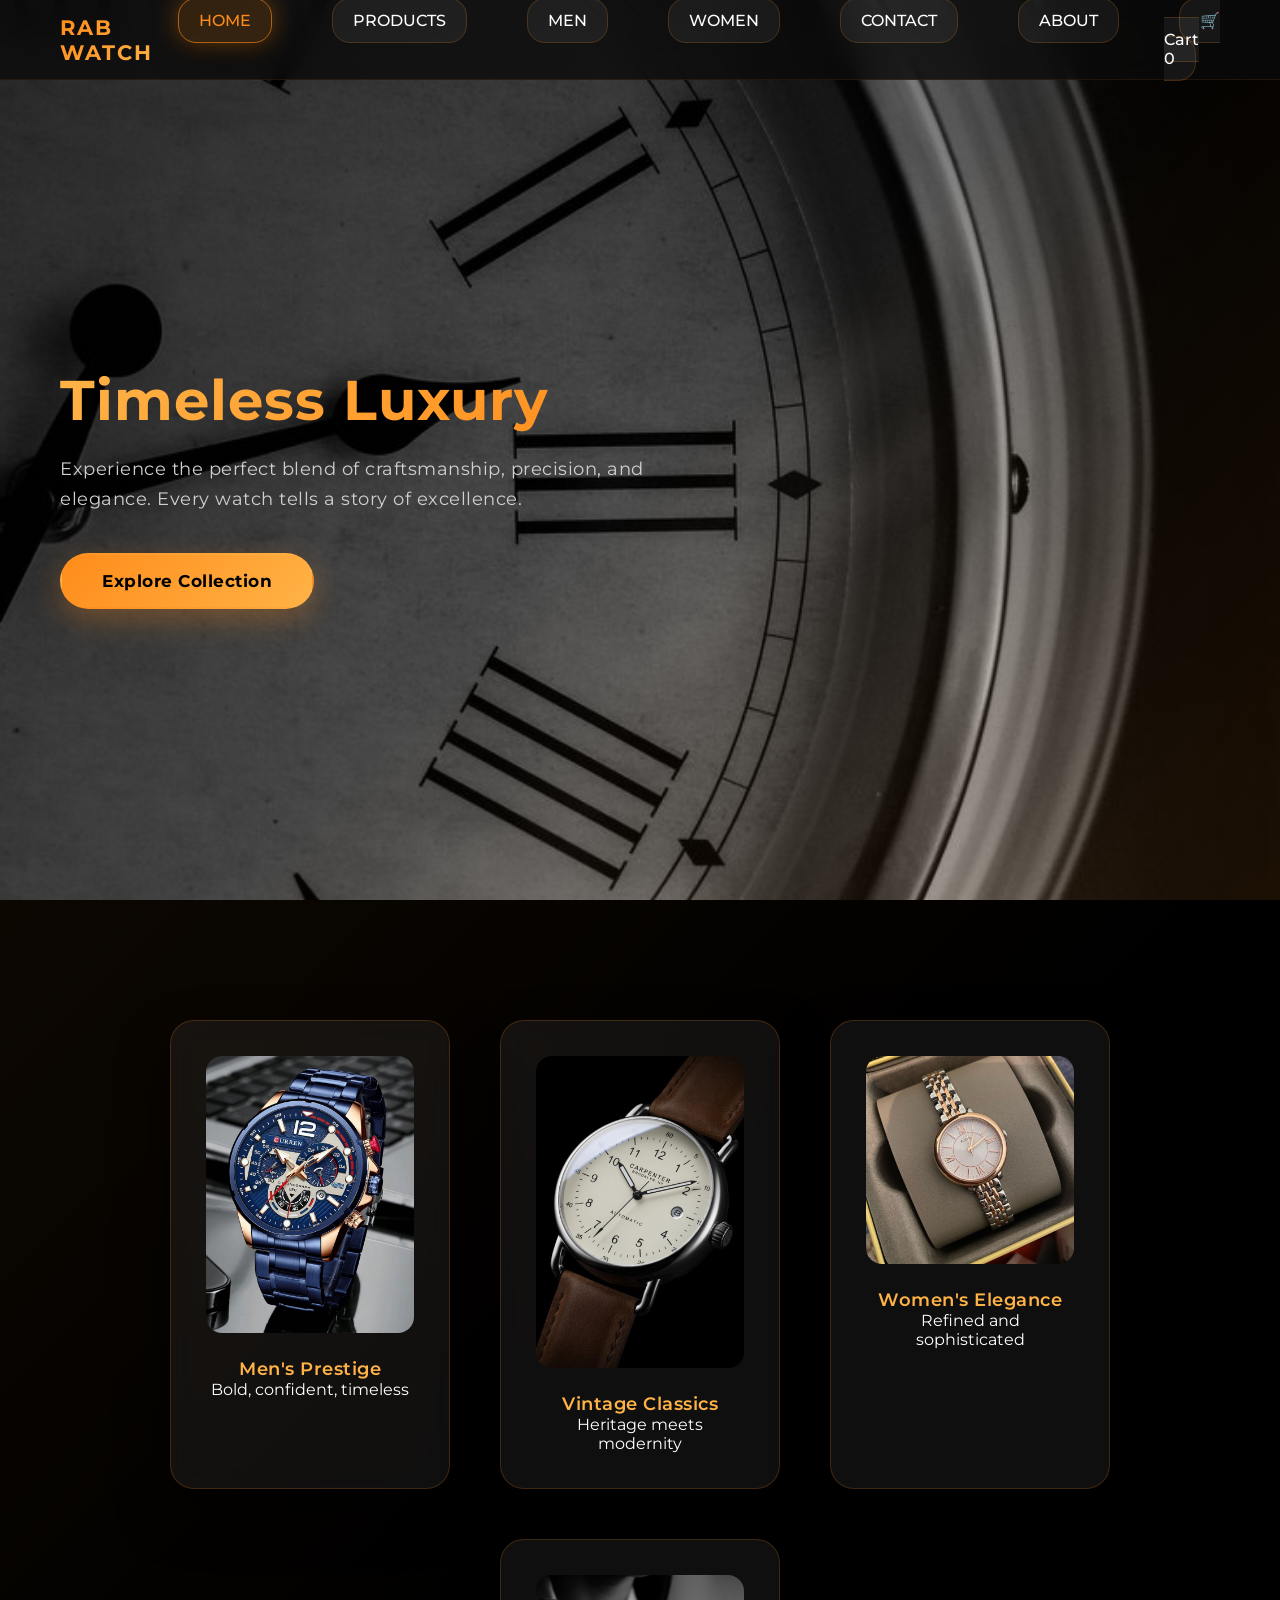
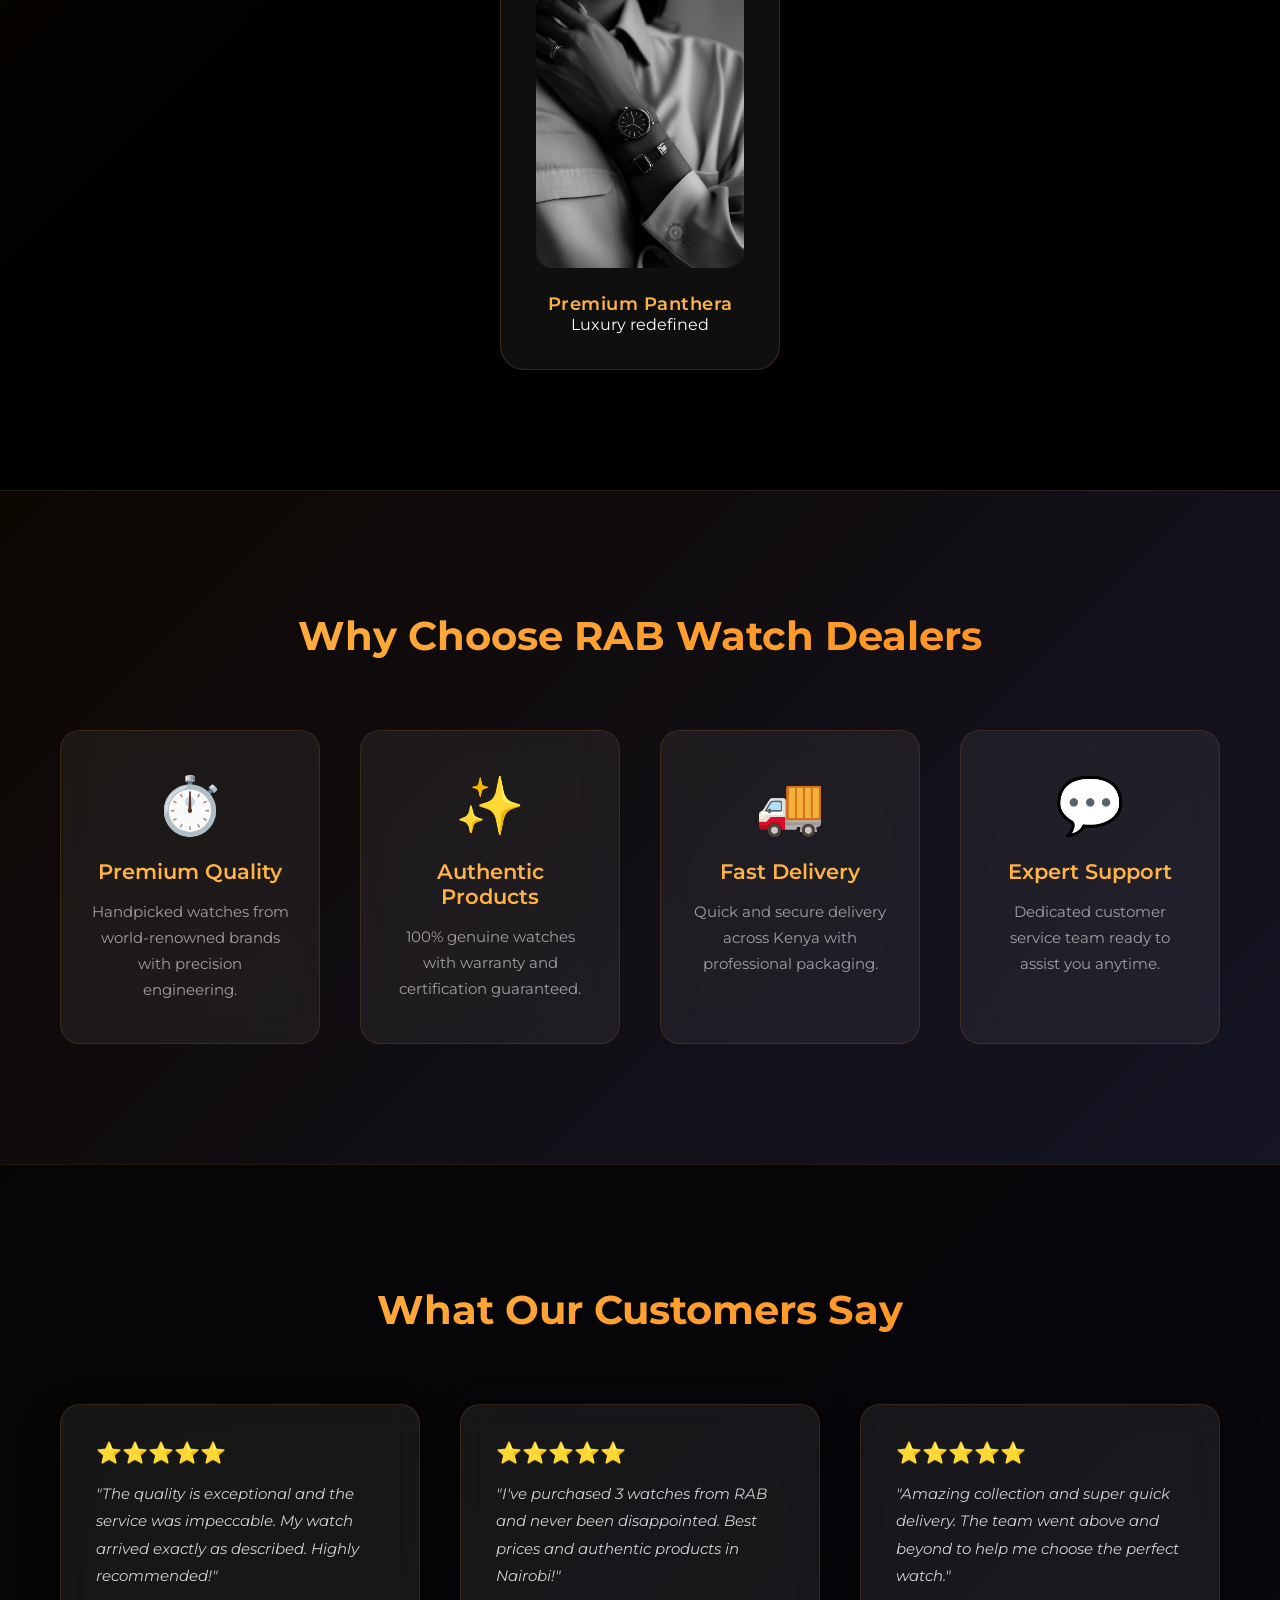
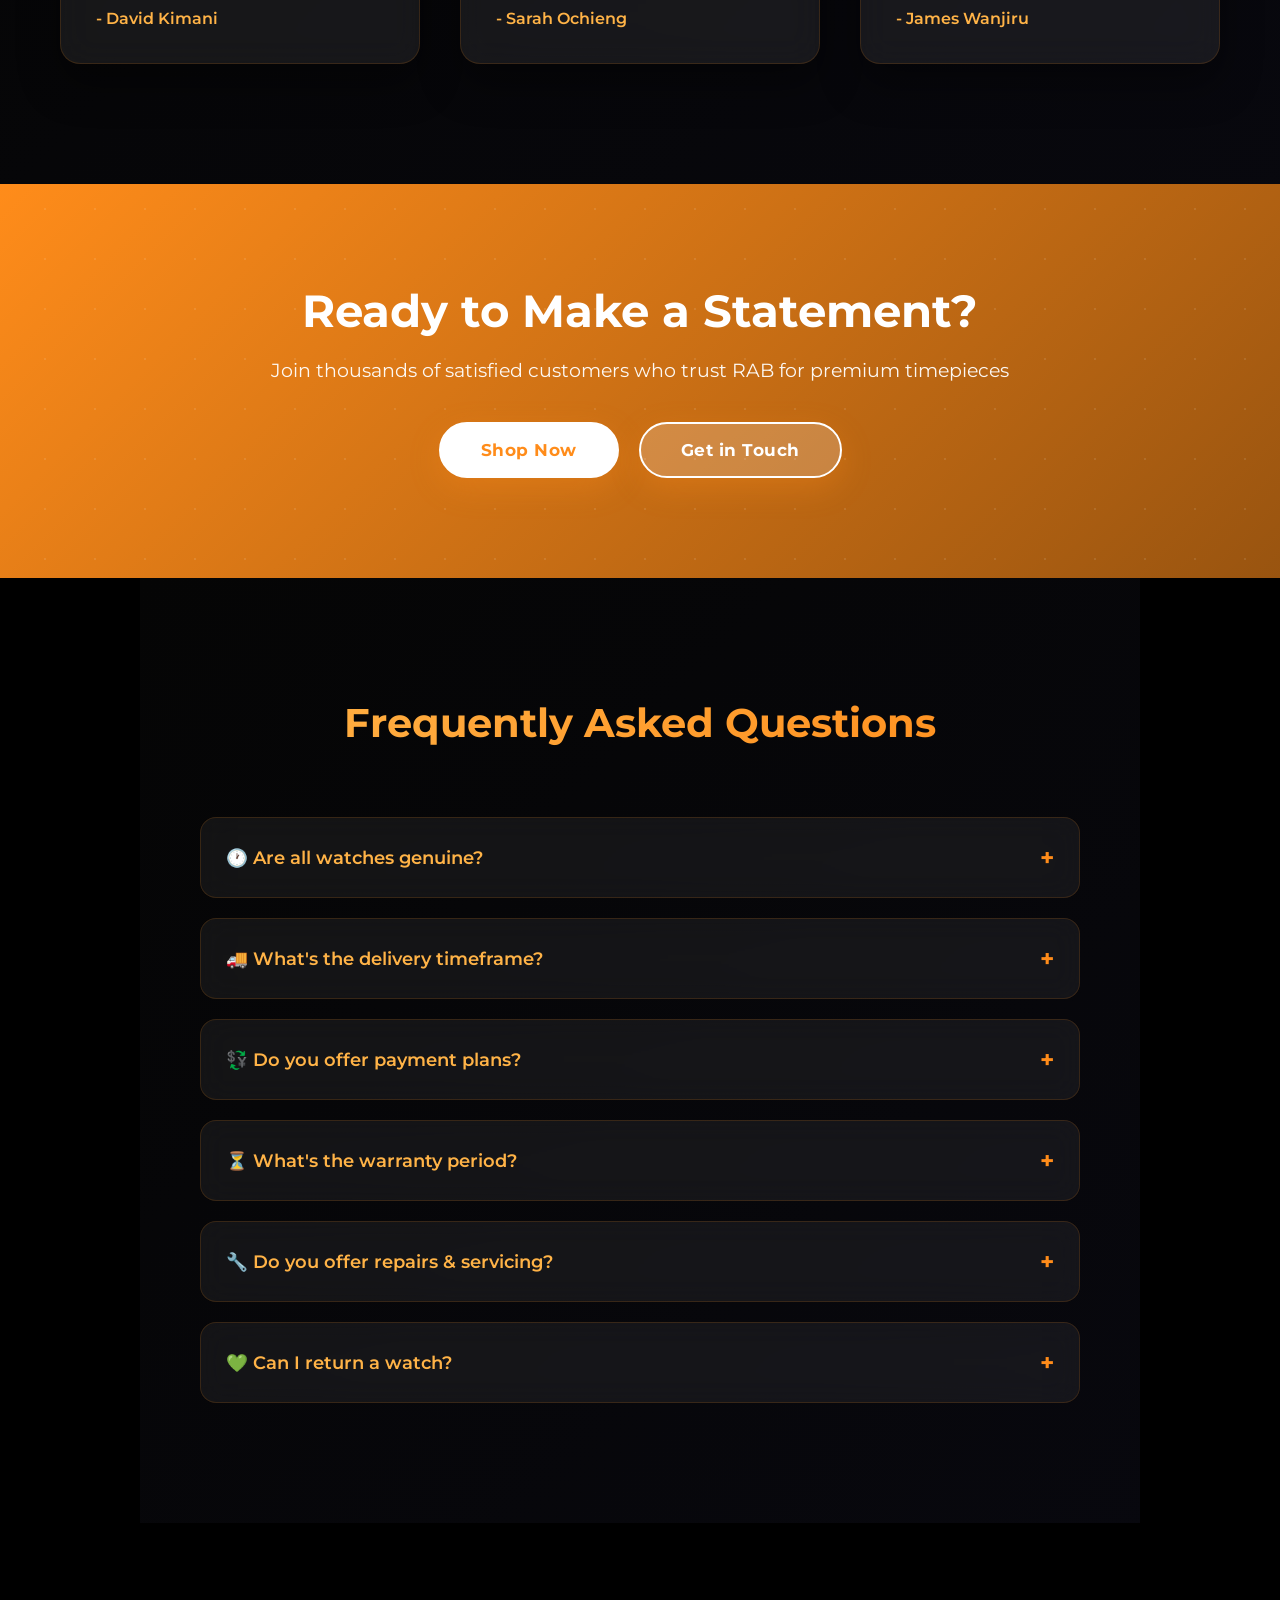
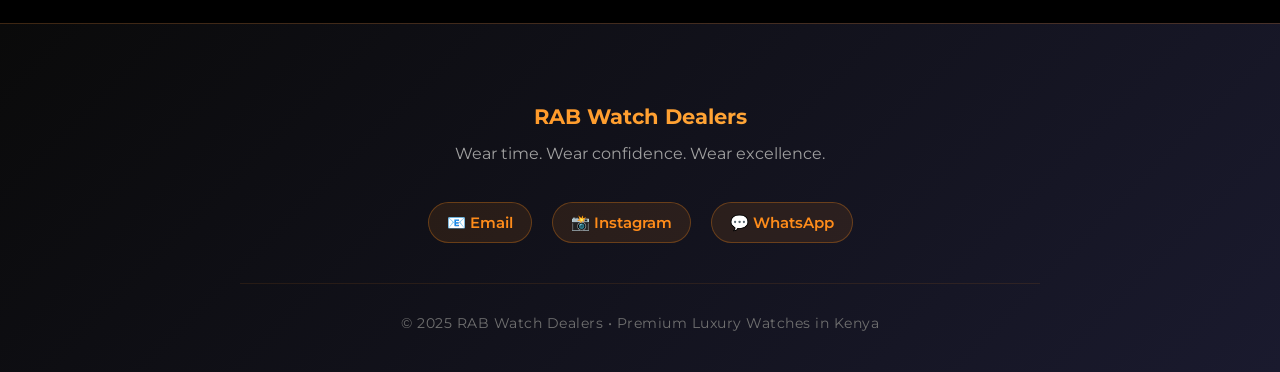
<file: index.html>
<!DOCTYPE html>
<html lang="en">
<head>
  <meta charset="UTF-8">
  <meta name="viewport" content="width=device-width, initial-scale=1.0">
  <title>RAB Watch Dealers - Premium Luxury Watches</title>
  <link rel="stylesheet" href="style.css">
  <link href="https://fonts.googleapis.com/css2?family=Playfair+Display:wght@500;600;700&family=Montserrat:wght@400;500;600;700&display=swap" rel="stylesheet">
</head>
<body>

  <nav class="navbar" id="navbar">
    <div class="logo">RAB WATCH</div>
    <div class="menu-toggle" id="menuToggle">☰</div>

    <ul class="nav-links" id="navLinks">
      <li><a href="index.html" class="active">HOME</a></li>
      <li><a href="products.html">PRODUCTS</a></li>
      <li><a href="men.html">MEN</a></li>
      <li><a href="women.html">WOMEN</a></li>
      <li><a href="contactus.html">CONTACT</a></li>
      <li><a href="about.html">ABOUT</a></li>
      <li><a href="cart.html">🛒 Cart <span id="cartCount">0</span></a></li>
    </ul>
  </nav>

  <section class="hero" id="home">
    <div class="hero-text fade">
      <h1>Timeless Luxury</h1>
      <p>Experience the perfect blend of craftsmanship, precision, and elegance. Every watch tells a story of excellence.</p>
      <a href="products.html" class="cta-btn">Explore Collection</a>
    </div>
  </section>

  <!-- Featured Collections -->
  <section class="collections" id="collections">
    <div class="collection-card fade">
      <img src="images/rabcurren.jpg" alt="Men's Premium Collection">
      <h3>Men's Prestige</h3>
      <p>Bold, confident, timeless</p>
    </div>

    <div class="collection-card fade">
      <img src="images/rabCarpenter.jpg" alt="Classic Collection">
      <h3>Vintage Classics</h3>
      <p>Heritage meets modernity</p>
    </div>

    <div class="collection-card fade">
      <img src="images/rabfossil.jpg" alt="Women's Luxury Collection">
      <h3>Women's Elegance</h3>
      <p>Refined and sophisticated</p>
    </div>

    <div class="collection-card fade">
      <img src="images/rabPanthera.jpg" alt="Premium Collection">
      <h3>Premium Panthera</h3>
      <p>Luxury redefined</p>
    </div>
  </section>

  <!-- Why Choose RAB -->
  <section class="why-choose fade">
    <h2>Why Choose RAB Watch Dealers</h2>
    <div class="features-grid">
      <div class="feature-card">
        <div class="feature-icon">⏱️</div>
        <h3>Premium Quality</h3>
        <p>Handpicked watches from world-renowned brands with precision engineering.</p>
      </div>
      <div class="feature-card">
        <div class="feature-icon">✨</div>
        <h3>Authentic Products</h3>
        <p>100% genuine watches with warranty and certification guaranteed.</p>
      </div>
      <div class="feature-card">
        <div class="feature-icon">🚚</div>
        <h3>Fast Delivery</h3>
        <p>Quick and secure delivery across Kenya with professional packaging.</p>
      </div>
      <div class="feature-card">
        <div class="feature-icon">💬</div>
        <h3>Expert Support</h3>
        <p>Dedicated customer service team ready to assist you anytime.</p>
      </div>
    </div>
  </section>

  <!-- Testimonials Section -->
  <section class="testimonials fade">
    <h2>What Our Customers Say</h2>
    <div class="testimonials-grid">
      <div class="testimonial-card">
        <div class="stars">⭐⭐⭐⭐⭐</div>
        <p>"The quality is exceptional and the service was impeccable. My watch arrived exactly as described. Highly recommended!"</p>
        <h4>- David Kimani</h4>
      </div>
      <div class="testimonial-card">
        <div class="stars">⭐⭐⭐⭐⭐</div>
        <p>"I've purchased 3 watches from RAB and never been disappointed. Best prices and authentic products in Nairobi!"</p>
        <h4>- Sarah Ochieng</h4>
      </div>
      <div class="testimonial-card">
        <div class="stars">⭐⭐⭐⭐⭐</div>
        <p>"Amazing collection and super quick delivery. The team went above and beyond to help me choose the perfect watch."</p>
        <h4>- James Wanjiru</h4>
      </div>
    </div>
  </section>

  <!-- Call to Action -->
  <section class="cta-section fade">
    <div class="cta-content">
      <h2>Ready to Make a Statement?</h2>
      <p>Join thousands of satisfied customers who trust RAB for premium timepieces</p>
      <div class="cta-buttons">
        <a href="products.html" class="cta-btn primary">Shop Now</a>
        <a href="contactus.html" class="cta-btn secondary">Get in Touch</a>
      </div>
    </div>
  </section>

  <!-- FAQ Section -->
  <section class="faq-section fade">
    <h2>Frequently Asked Questions</h2>
    <div class="faq-container">
      <div class="faq-item">
        <div class="faq-question">
          <h4>🕐 Are all watches genuine?</h4>
          <span class="faq-toggle">+</span>
        </div>
        <div class="faq-answer">
          <p>Yes! We guarantee 100% authentic watches with proper certification. Each timepiece is carefully inspected before delivery.</p>
        </div>
      </div>

      <div class="faq-item">
        <div class="faq-question">
          <h4>🚚 What's the delivery timeframe?</h4>
          <span class="faq-toggle">+</span>
        </div>
        <div class="faq-answer">
          <p>We deliver across Kenya within 2-5 business days depending on location. Orders are securely packaged and tracked.</p>
        </div>
      </div>

      <div class="faq-item">
        <div class="faq-question">
          <h4>💱 Do you offer payment plans?</h4>
          <span class="faq-toggle">+</span>
        </div>
        <div class="faq-answer">
          <p>Yes, we work with WhatsApp for custom payment arrangements. Contact us for flexible payment options on premium watches.</p>
        </div>
      </div>

      <div class="faq-item">
        <div class="faq-question">
          <h4>⏳ What's the warranty period?</h4>
          <span class="faq-toggle">+</span>
        </div>
        <div class="faq-answer">
          <p>All watches come with a 1-year warranty covering manufacturing defects. Water resistance and battery are guaranteed.</p>
        </div>
      </div>

      <div class="faq-item">
        <div class="faq-question">
          <h4>🔧 Do you offer repairs & servicing?</h4>
          <span class="faq-toggle">+</span>
        </div>
        <div class="faq-answer">
          <p>Yes! We provide professional repair and servicing for all watch brands. Contact us for maintenance packages.</p>
        </div>
      </div>

      <div class="faq-item">
        <div class="faq-question">
          <h4>💚 Can I return a watch?</h4>
          <span class="faq-toggle">+</span>
        </div>
        <div class="faq-answer">
          <p>We offer a 30-day return policy on unworn watches. Items must be in original condition with packaging.</p>
        </div>
      </div>
    </div>
  </section>

  <!-- Footer -->
  <footer class="footer" id="footer">
    <div class="footer-content fade">
      <h3>RAB Watch Dealers</h3>
      <p>Wear time. Wear confidence. Wear excellence.</p>

      <div class="socials">
        <a href="mailto:owenicardi254@gmail.com">📧 Email</a>
        <a href="https://instagram.com/owenicardi17" target="_blank">📸 Instagram</a>
        <a href="https://wa.me/254742184483" target="_blank">💬 WhatsApp</a>
      </div>

      <span class="copyright">
        © 2025 RAB Watch Dealers • Premium Luxury Watches in Kenya
      </span>
    </div>
  </footer>

  <script>
    // Navbar scroll effect
    const navbar = document.getElementById('navbar');
    window.addEventListener('scroll', () => {
      if (window.scrollY > 50) {
        navbar.classList.add('scrolled');
      } else {
        navbar.classList.remove('scrolled');
      }
    });

    // Mobile menu toggle
    const menuToggle = document.getElementById("menuToggle");
    const navLinks = document.getElementById("navLinks");

    menuToggle.addEventListener("click", () => {
      navLinks.classList.toggle("show");
      // Change icon between ☰ and ✕
      menuToggle.textContent = navLinks.classList.contains("show") ? "✕" : "☰";
    });

    // Close menu when link is clicked
    document.querySelectorAll(".nav-links a").forEach(link => {
      link.addEventListener("click", () => {
        navLinks.classList.remove("show");
        menuToggle.textContent = "☰";
      });
    });

    // FAQ Toggle
    document.querySelectorAll(".faq-question").forEach(question => {
      question.addEventListener("click", () => {
        const item = question.parentElement;
        item.classList.toggle("active");
        const toggle = question.querySelector(".faq-toggle");
        toggle.textContent = item.classList.contains("active") ? "−" : "+";
      });
    });

    // Fade in animation
    const faders = document.querySelectorAll(".fade");

    const appearOnScroll = new IntersectionObserver(entries => {
      entries.forEach(entry => {
        if (entry.isIntersecting) {
          entry.target.classList.add("show");
        }
      });
    }, { threshold: 0.1 });

    faders.forEach(fade => {
      appearOnScroll.observe(fade);
    });

    // Navbar scroll effect
    const navbar = document.querySelector(".navbar");
    window.addEventListener("scroll", () => {
      if (window.scrollY > 60) {
        navbar.classList.add("scrolled");
      } else {
        navbar.classList.remove("scrolled");
      }
    });

    // Mobile menu toggle
    const menuToggle = document.getElementById("menuToggle");
    const navLinks = document.getElementById("navLinks");
    menuToggle.addEventListener("click", () => {
      navLinks.classList.toggle("show");
      menuToggle.textContent = navLinks.classList.contains("show") ? "✕" : "☰";
    });

    // Close menu when link is clicked
    document.querySelectorAll(".nav-links a").forEach(link => {
      link.addEventListener("click", () => {
        navLinks.classList.remove("show");
        menuToggle.textContent = "☰";
      });
    });

    // Dropdown menu functionality
    document.querySelectorAll(".dropdown-toggle").forEach(toggle => {
      toggle.addEventListener("click", (e) => {
        e.preventDefault();
      });
    });

    // Cart count update
    let cart = JSON.parse(localStorage.getItem("cart")) || [];
    function updateCartCount() {
      const count = cart.reduce((sum, item) => sum + item.qty, 0);
      const countElement = document.getElementById("cartCount");
      if (countElement) countElement.innerText = count;
    }
    updateCartCount();
  </script>
</body>
</html>
</file>
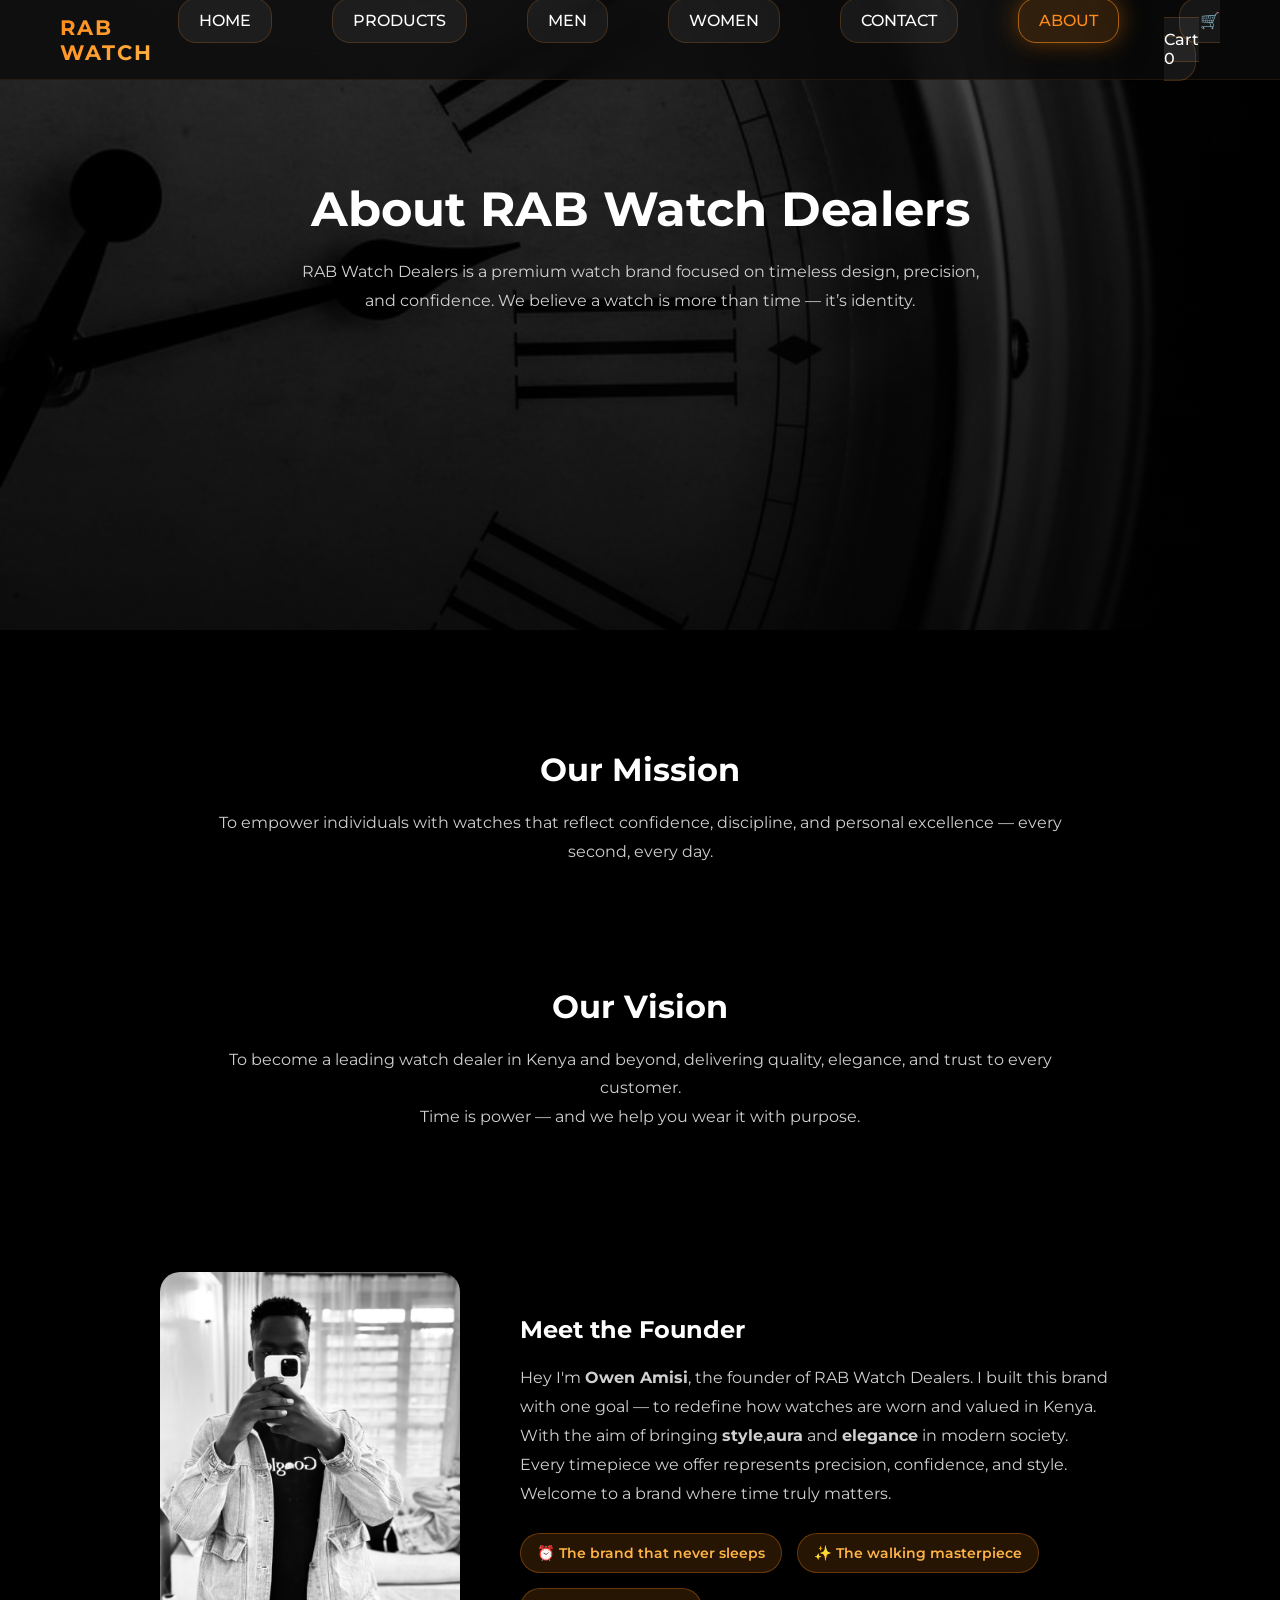
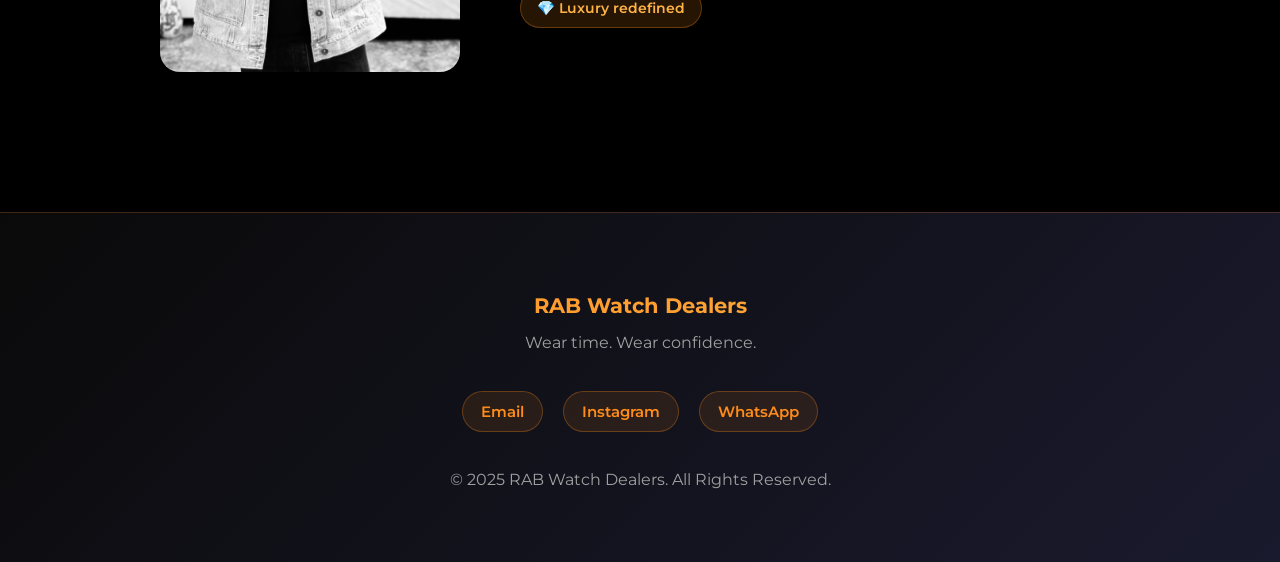
<file: about.html>
<!DOCTYPE html>
<html lang="en">
<head>
  <meta charset="UTF-8">
  <meta name="viewport" content="width=device-width, initial-scale=1.0">
  <title>About – RAB Watch Dealers</title>
  <link rel="stylesheet" href="style.css">
  <link href="https://fonts.googleapis.com/css2?family=Playfair+Display:wght@500;600&family=Montserrat:wght@400;500;600&display=swap" rel="stylesheet">

</head>

<body>

<nav class="navbar" id="navbar">
  <div class="logo">RAB WATCH</div>

  <div class="menu-toggle" id="menuToggle">
    ☰
  </div>
  <ul class="nav-links" id="navLinks">
    <li><a href="index.html">HOME</a></li>
    <li><a href="products.html">PRODUCTS</a></li>
    <li><a href="men.html">MEN</a></li>
    <li><a href="women.html">WOMEN</a></li>
    <li><a href="contactus.html">CONTACT</a></li>
    <li><a href="about.html" class="active">ABOUT</a></li>
    <li><a href="cart.html">🛒 Cart <span id="cartCount">0</span></a></li>
  </ul>
</nav>

<section class="about-hero fade">
  <h1>About RAB Watch Dealers</h1>
  <p>
    RAB Watch Dealers is a premium watch brand focused on timeless design,
    precision, and confidence. We believe a watch is more than time — it’s identity.
  </p>
</section>

<section class="about-section fade">
  <h2>Our Mission</h2>
  <p>
    To empower individuals with watches that reflect confidence, discipline,
    and personal excellence — every second, every day.
  </p>
</section>

<section class="about-section fade">
  <h2>Our Vision</h2>
  <p>
    To become a leading watch dealer in Kenya and beyond, delivering quality,
    elegance, and trust to every customer.
  </p>
  <p>
    Time is power — and we help you wear it with purpose.
  </p>
</section>

<section class="ceo-section fade">
  <img src="images/rabwatch.jpg" class="ceo-img" alt="Founder image">

  <div class="ceo-text">
    <h2>Meet the Founder</h2>
    <p>
      Hey I'm <strong>Owen Amisi</strong>, the founder of RAB Watch Dealers.
      I built this brand with one goal — to redefine how watches are worn and valued
      in Kenya. With the aim of bringing <strong>style</strong>,<strong>aura</strong> and <strong>elegance</strong> in modern society.
    </p>

    <p>
      Every timepiece we offer represents precision, confidence, and style.
      Welcome to a brand where time truly matters.
    </p>

    <div class="founder-tags">
      <span class="tag">⏰ The brand that never sleeps</span>
      <span class="tag">✨ The walking masterpiece</span>
      <span class="tag">💎 Luxury redefined</span>
    </div>
  </div>
</section>

<footer class="footer fade">
  <div class="footer-container">

    <div class="footer-col">
      <h3>RAB Watch Dealers</h3>
      <p>Wear time. Wear confidence.</p>
    </div>
    <div class="socials">
        <a href="mailto:icardiowen254@gmail.com">Email</a>
        <a href="https://instagram.com/owenicardi17" target="_blank">Instagram</a>
        <a href="https://wa.me/254742184483" target="_blank">WhatsApp</a>
      </div>
   <p class="footer-bottom">© 2025 RAB Watch Dealers. All Rights Reserved.</p>
</footer>

<script>
const navbar = document.getElementById('navbar');
window.addEventListener('scroll', () => {
  if (window.scrollY > 50) {
    navbar.classList.add('scrolled');
  } else {
    navbar.classList.remove('scrolled');
  }
});

const menuToggle = document.getElementById("menuToggle");
const navLinks = document.getElementById("navLinks");

menuToggle.addEventListener("click", () => {
  navLinks.classList.toggle("show");
  menuToggle.textContent = navLinks.classList.contains("show") ? "✕" : "☰";
});

document.querySelectorAll(".nav-links a").forEach(link => {
  link.addEventListener("click", () => {
    navLinks.classList.remove("show");
    menuToggle.textContent = "☰";
  });
});

// Dropdown menu functionality
document.querySelectorAll(".dropdown-toggle").forEach(toggle => {
  toggle.addEventListener("click", (e) => {
    e.preventDefault();
  });
});

const faders = document.querySelectorAll('.fade');

const observer = new IntersectionObserver(entries => {
  entries.forEach(entry => {
    if (entry.isIntersecting) {
      entry.target.classList.add('show');
    }
  });
}, { threshold: 0.1 });

faders.forEach(fade => observer.observe(fade));
</script>


</body>
</html>
</file>
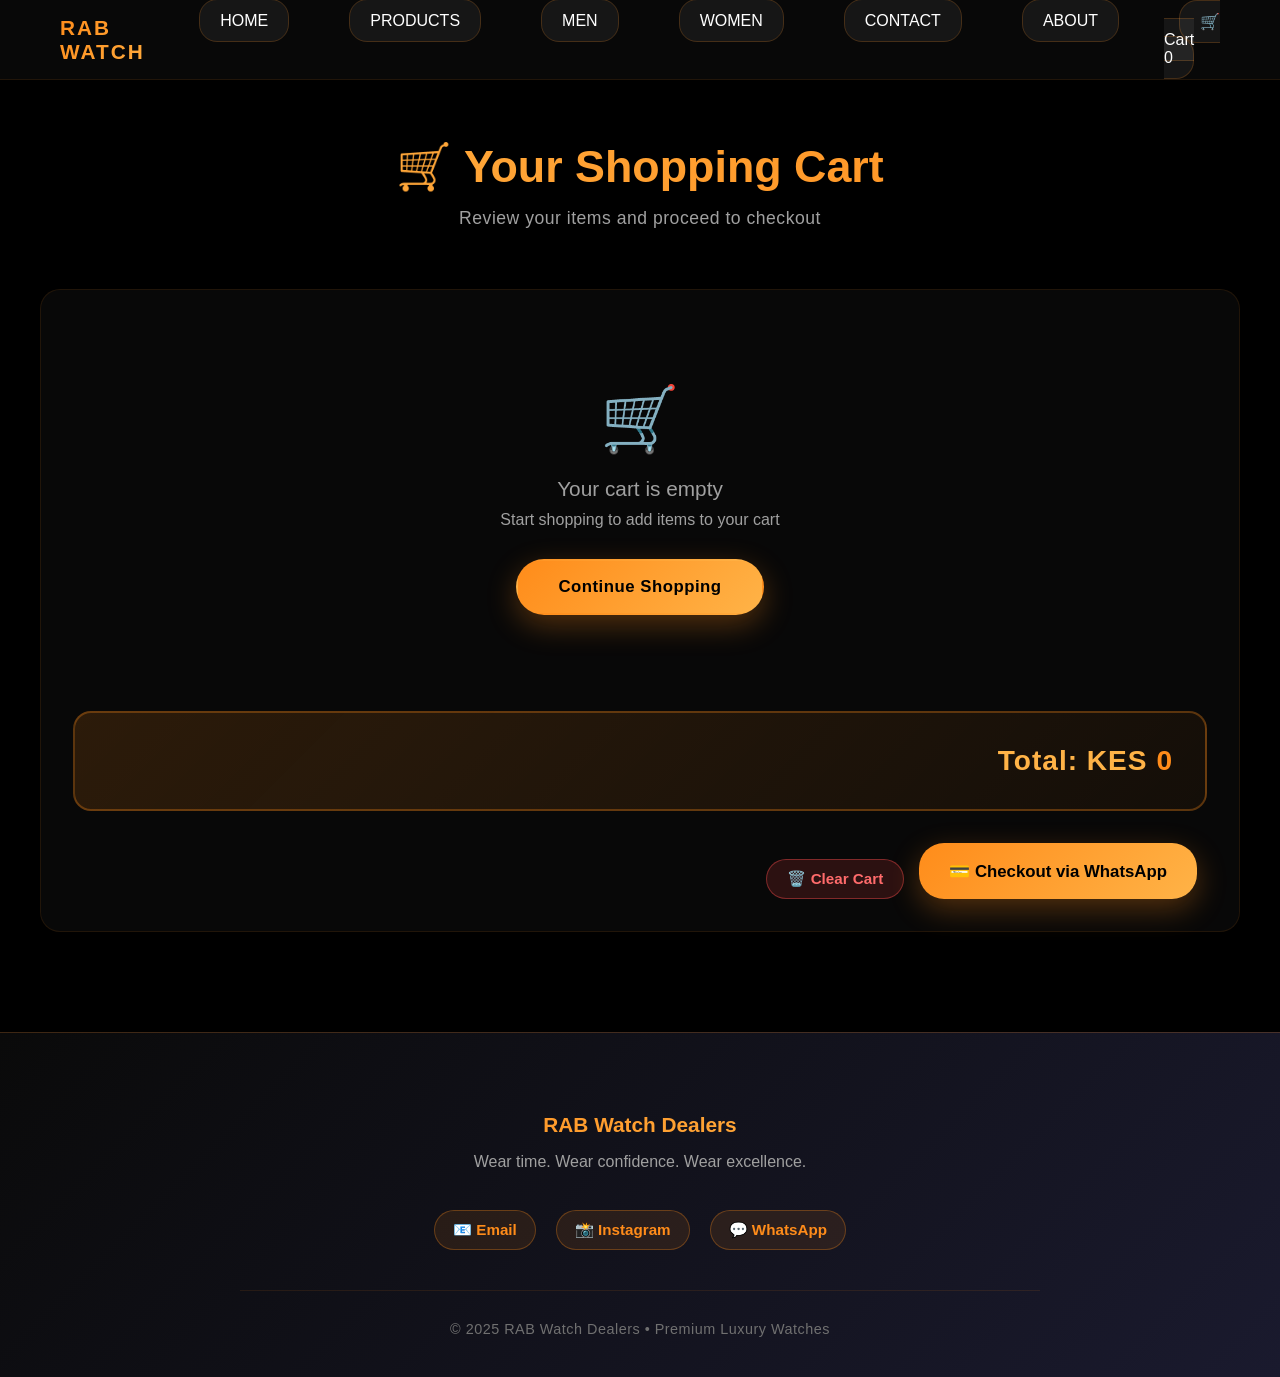
<file: cart.html>
<!DOCTYPE html>
<html lang="en">
<head>
  <meta charset="UTF-8">
  <meta name="viewport" content="width=device-width, initial-scale=1.0">
  <title>Shopping Cart | RAB Watch Dealers</title>
  <link rel="stylesheet" href="style.css">
</head>
<body>

<nav class="navbar" id="navbar">
  <div class="logo">RAB WATCH</div>
  <div class="menu-toggle" id="menuToggle">☰</div>
  <ul class="nav-links" id="navLinks">
    <li><a href="index.html">HOME</a></li>
    <li><a href="products.html">PRODUCTS</a></li>
    <li><a href="men.html">MEN</a></li>
    <li><a href="women.html">WOMEN</a></li>
    <li><a href="contactus.html">CONTACT</a></li>
    <li><a href="about.html">ABOUT</a></li>
    <li><a href="cart.html">🛒 Cart <span id="cartCount">0</span></a></li>
  </ul>
</nav>

<section class="page-header fade">
  <h1>🛒 Your Shopping Cart</h1>
  <p>Review your items and proceed to checkout</p>
</section>

<section class="cart-container">
  <div id="cartItems">
   
  </div>
  <div class="cart-total">
    <h3>Total: KES <span id="cartTotal">0</span></h3>
  </div>
  <div style="display: flex; gap: 15px; margin-top: 2rem; justify-content: flex-end; flex-wrap: wrap;">
    <button id="clearCart" class="clear-cart-btn">🗑️ Clear Cart</button>
    <button id="checkoutBtn" class="checkout">💳 Checkout via WhatsApp</button>
  </div>
</section>

<footer class="footer fade">
  <div class="footer-content">
    <h3>RAB Watch Dealers</h3>
    <p>Wear time. Wear confidence. Wear excellence.</p>
    <div class="socials">
      <a href="mailto:owenicardi254@gmail.com">📧 Email</a>
      <a href="https://instagram.com/owenicardi17" target="_blank">📸 Instagram</a>
      <a href="https://wa.me/254742184483" target="_blank">💬 WhatsApp</a>
    </div>
    <span class="copyright">© 2025 RAB Watch Dealers • Premium Luxury Watches</span>
  </div>
</footer>

<script>
  const cartItemsContainer = document.getElementById("cartItems");
  const cartCountElem = document.getElementById("cartCount");
  const cartTotalElem = document.getElementById("cartTotal");
  const clearCartBtn = document.getElementById("clearCart");

  let cart = JSON.parse(localStorage.getItem("cart")) || [];

  function renderCart() {
    cartItemsContainer.innerHTML = "";
    if (cart.length === 0) {
      cartItemsContainer.innerHTML = `
        <div style="text-align: center; padding: 60px 20px; color: #a0a0a0;">
          <p style="font-size: 4rem; margin-bottom: 20px;">🛒</p>
          <p style="font-size: 1.3rem; margin-bottom: 10px;">Your cart is empty</p>
          <p style="margin-bottom: 30px;">Start shopping to add items to your cart</p>
          <a href="products.html" class="cta-btn" style="display: inline-block;">Continue Shopping</a>
        </div>
      `;
      cartTotalElem.innerText = "0";
      cartCountElem.innerText = "0";
      return;
    }

    let total = 0;
    cart.forEach((item, index) => {
      total += item.price * item.qty;
      const itemElem = document.createElement("div");
      itemElem.classList.add("cart-item");
      itemElem.innerHTML = `
        <img src="${item.img}" alt="${item.name}">
        <div class="item-details">
          <h4>${item.name}</h4>
          <p>Price: KES <strong>${item.price.toLocaleString()}</strong></p>
          <p>Quantity: <strong>${item.qty}</strong></p>
          <p>Subtotal: KES <strong>${(item.price * item.qty).toLocaleString()}</strong></p>
          <button class="remove-item" data-index="${index}">🗑️ Remove</button>
        </div>
      `;
      cartItemsContainer.appendChild(itemElem);
    });

    cartTotalElem.innerText = total.toLocaleString();
    cartCountElem.innerText = cart.reduce((sum, item) => sum + item.qty, 0);

    document.querySelectorAll(".remove-item").forEach(btn => {
      btn.addEventListener("click", () => {
        const idx = btn.dataset.index;
        cart.splice(idx, 1);
        localStorage.setItem("cart", JSON.stringify(cart));
        renderCart();
      });
    });
  }

  clearCartBtn.addEventListener("click", () => {
    if (confirm("Are you sure you want to clear your entire cart?")) {
      cart = [];
      localStorage.setItem("cart", JSON.stringify(cart));
      renderCart();
    }
  });

  renderCart();

  // Navbar scroll effect
  const navbar = document.getElementById('navbar');
  window.addEventListener('scroll', () => {
    if (window.scrollY > 50) {
      navbar.classList.add('scrolled');
    } else {
      navbar.classList.remove('scrolled');
    }
  });

  // Mobile menu toggle
  const menuToggle = document.getElementById("menuToggle");
  const navLinks = document.getElementById("navLinks");
  menuToggle.addEventListener("click", () => {
    navLinks.classList.toggle("show");
    menuToggle.textContent = navLinks.classList.contains("show") ? "✕" : "☰";
  });

  document.querySelectorAll(".nav-links a").forEach(link => {
    link.addEventListener("click", () => {
      navLinks.classList.remove("show");
      menuToggle.textContent = "☰";
    });
  });

  // Dropdown menu functionality
  document.querySelectorAll(".dropdown-toggle").forEach(toggle => {
    toggle.addEventListener("click", (e) => {
      e.preventDefault();
    });
  });
</script>

<script>
  document.getElementById("checkoutBtn").addEventListener("click", () => {
    const cart = JSON.parse(localStorage.getItem("cart")) || [];
    if (cart.length === 0) {
      alert("Your cart is empty. Please add items before checkout.");
      return;
    }

    let message = "Hello RAB Watch Dealers%0A%0AI would like to place an order:%0A%0A";

    let total = 0;

    cart.forEach(item => {
      message += `📦 ${item.name} (Qty: ${item.qty}) - KES ${item.price.toLocaleString()}%0A`;
      total += item.price * item.qty;
    });

    message += `%0A💰 Total: KES ${total.toLocaleString()}%0A%0APlease confirm availability and provide payment details.`;

    window.open(`https://wa.me/254742184483?text=${message}`);
  });
</script>

</body>
</html>
</file>
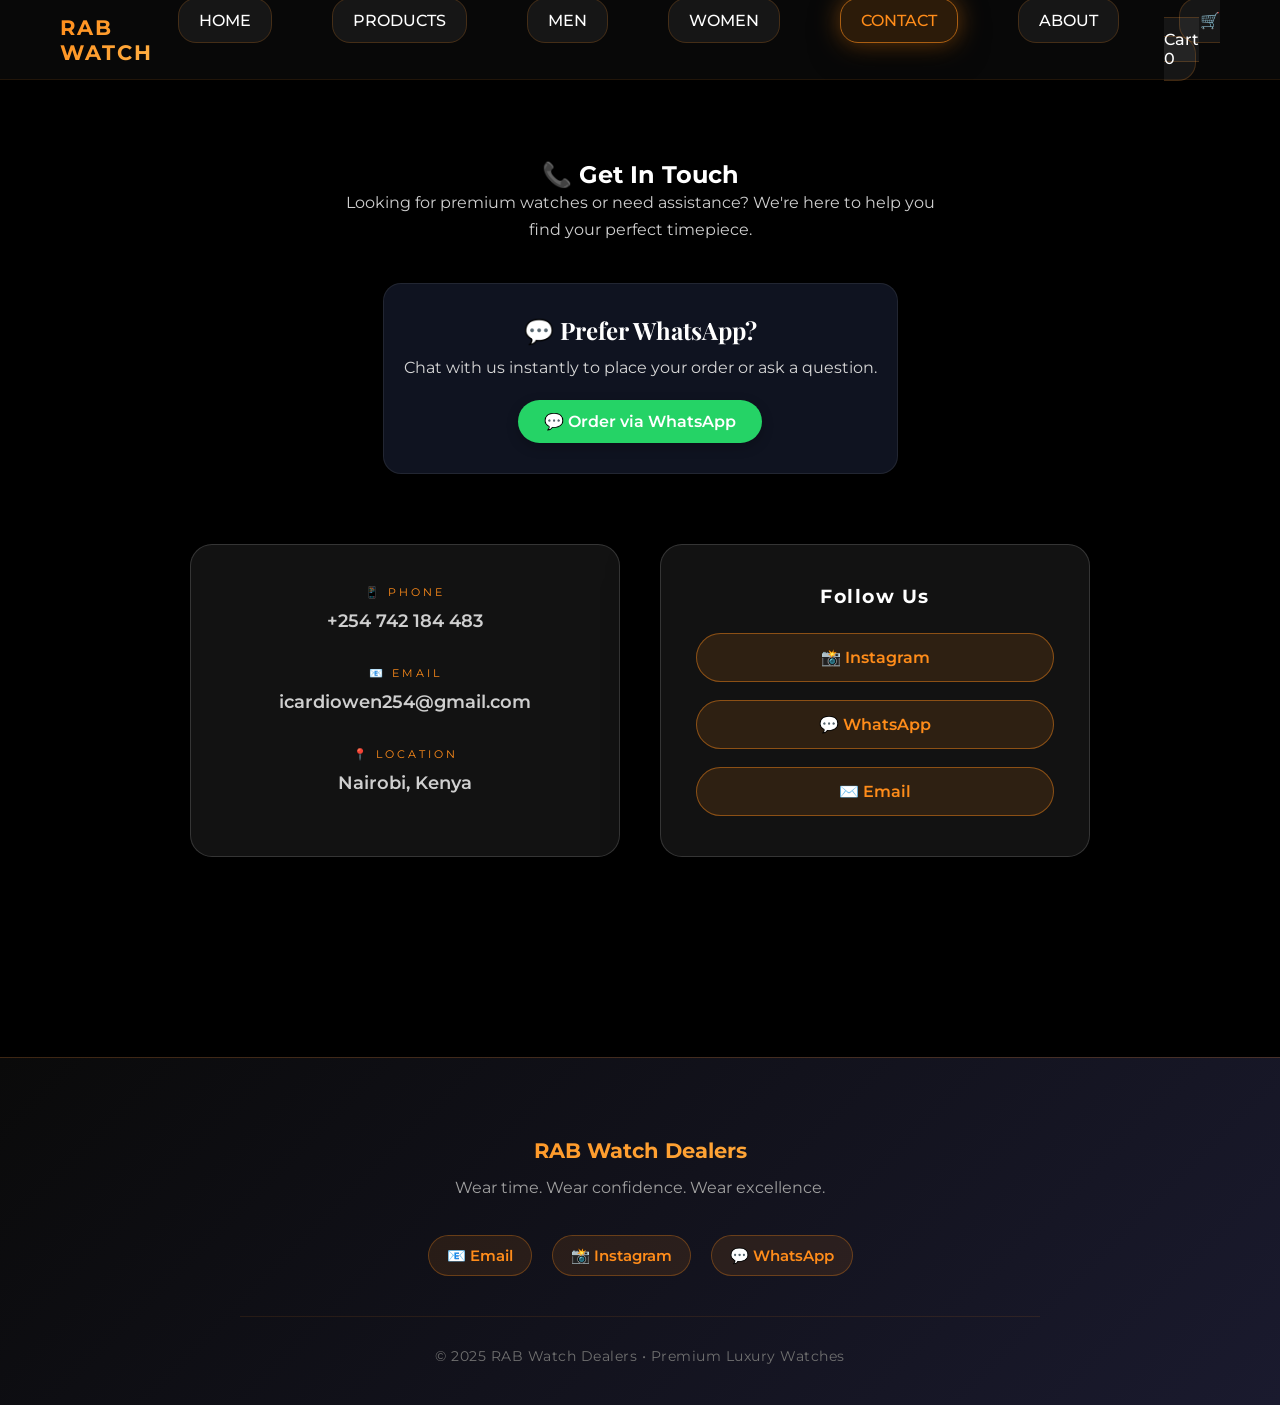
<file: contactus.html>
<!DOCTYPE html>
<html lang="en">
<head>
  <meta charset="UTF-8">
  <meta name="viewport" content="width=device-width, initial-scale=1.0">
  <title>Contact | RAB Watch Dealers</title>
  <link rel="stylesheet" href="style.css">
  <link href="https://fonts.googleapis.com/css2?family=Playfair+Display:wght@500;600&family=Montserrat:wght@400;500;600&display=swap" rel="stylesheet">
</head>
<body>

  <nav class="navbar" id="navbar">
    <div class="logo">RAB WATCH</div>
    <div class="menu-toggle" id="menuToggle">☰</div>

    <ul class="nav-links" id="navLinks">
      <li><a href="index.html">HOME</a></li>
      <li><a href="products.html">PRODUCTS</a></li>
      <li><a href="men.html">MEN</a></li>
      <li><a href="women.html">WOMEN</a></li>
      <li><a href="contactus.html" class="active">CONTACT</a></li>
      <li><a href="about.html">ABOUT</a></li>
      <li><a href="cart.html">🛒 Cart <span id="cartCount">0</span></a></li>
    </ul>
  </nav>

  <section class="contact-section fade">
    <h1>📞 Get In Touch</h1>
    <p class="contact-intro">
      Looking for premium watches or need assistance? We're here to help you find your perfect timepiece.
    </p>

    <div class="contact-whatsapp fade">
  <h3>💬 Prefer WhatsApp?</h3>
  <p>Chat with us instantly to place your order or ask a question.</p>

  <a 
    href="https://wa.me/254742184483?text=Hi%20RAB%20Watch%20Dealers%2C%20I%20would%20like%20to%20place%20an%20order%20or%20enquire%20about%this%20watch."
    target="_blank"
    class="order-whatsapp"
  >
    💬 Order via WhatsApp
  </a>
</div>


    <div class="contact-wrapper">

     
      <div class="contact-info">

        <div class="info-box">
          <span>📱 PHONE</span>
          <p>+254 742 184 483</p>
        </div>

        <div class="info-box">
          <span>📧 EMAIL</span>
          <p>icardiowen254@gmail.com</p>
        </div>

        <div class="info-box">
          <span>📍 LOCATION</span>
          <p>Nairobi, Kenya</p>
        </div>

      </div>


      
      <div class="contact-socials">
        <h3>Follow Us</h3>

        <div class="social-icons">
          <a href="https://instagram.com/owenicardi17" target="_blank">
            📸 Instagram
          </a>
          <a href="https://wa.me/254742184483" target="_blank">
            💬 WhatsApp
          </a>
          <a href="mailto:icardiowen254@gmail.com" target="_blank">
            ✉️ Email
          </a>
        </div>
      </div>

    </div>
  </section>

  
  <footer class="footer fade">
    <div class="footer-content">
      <h3>RAB Watch Dealers</h3>
      <p>Wear time. Wear confidence. Wear excellence.</p>
      <div class="socials">
        <a href="mailto:icardiowen254@gmail.com">📧 Email</a>
        <a href="https://instagram.com/owenicardi17" target="_blank">📸 Instagram</a>
        <a href="https://wa.me/254742184483" target="_blank">💬 WhatsApp</a>
      </div>
      <span class="copyright">© 2025 RAB Watch Dealers • Premium Luxury Watches</span>
    </div>
  </footer>

 
  <script>
    const navbar = document.getElementById('navbar');
    window.addEventListener('scroll', () => {
      if (window.scrollY > 50) {
        navbar.classList.add('scrolled');
      } else {
        navbar.classList.remove('scrolled');
      }
    });

    const menuToggle = document.getElementById("menuToggle");
    const navLinks = document.getElementById("navLinks");

    menuToggle.addEventListener("click", () => {
      navLinks.classList.toggle("show");
      menuToggle.textContent = navLinks.classList.contains("show") ? "✕" : "☰";
    });

    document.querySelectorAll(".nav-links a").forEach(link => {
      link.addEventListener("click", () => {
        navLinks.classList.remove("show");
        menuToggle.textContent = "☰";
      });
    });

    // Dropdown menu functionality
    document.querySelectorAll(".dropdown-toggle").forEach(toggle => {
      toggle.addEventListener("click", (e) => {
        e.preventDefault();
      });
    });

    const faders = document.querySelectorAll(".fade");
    const observer = new IntersectionObserver(entries => {
      entries.forEach(entry => {
        if (entry.isIntersecting) {
          entry.target.classList.add("show");
        }
      });
    }, { threshold: 0.1 });

    faders.forEach(fade => observer.observe(fade));
  </script>

</body>
</html>
</file>
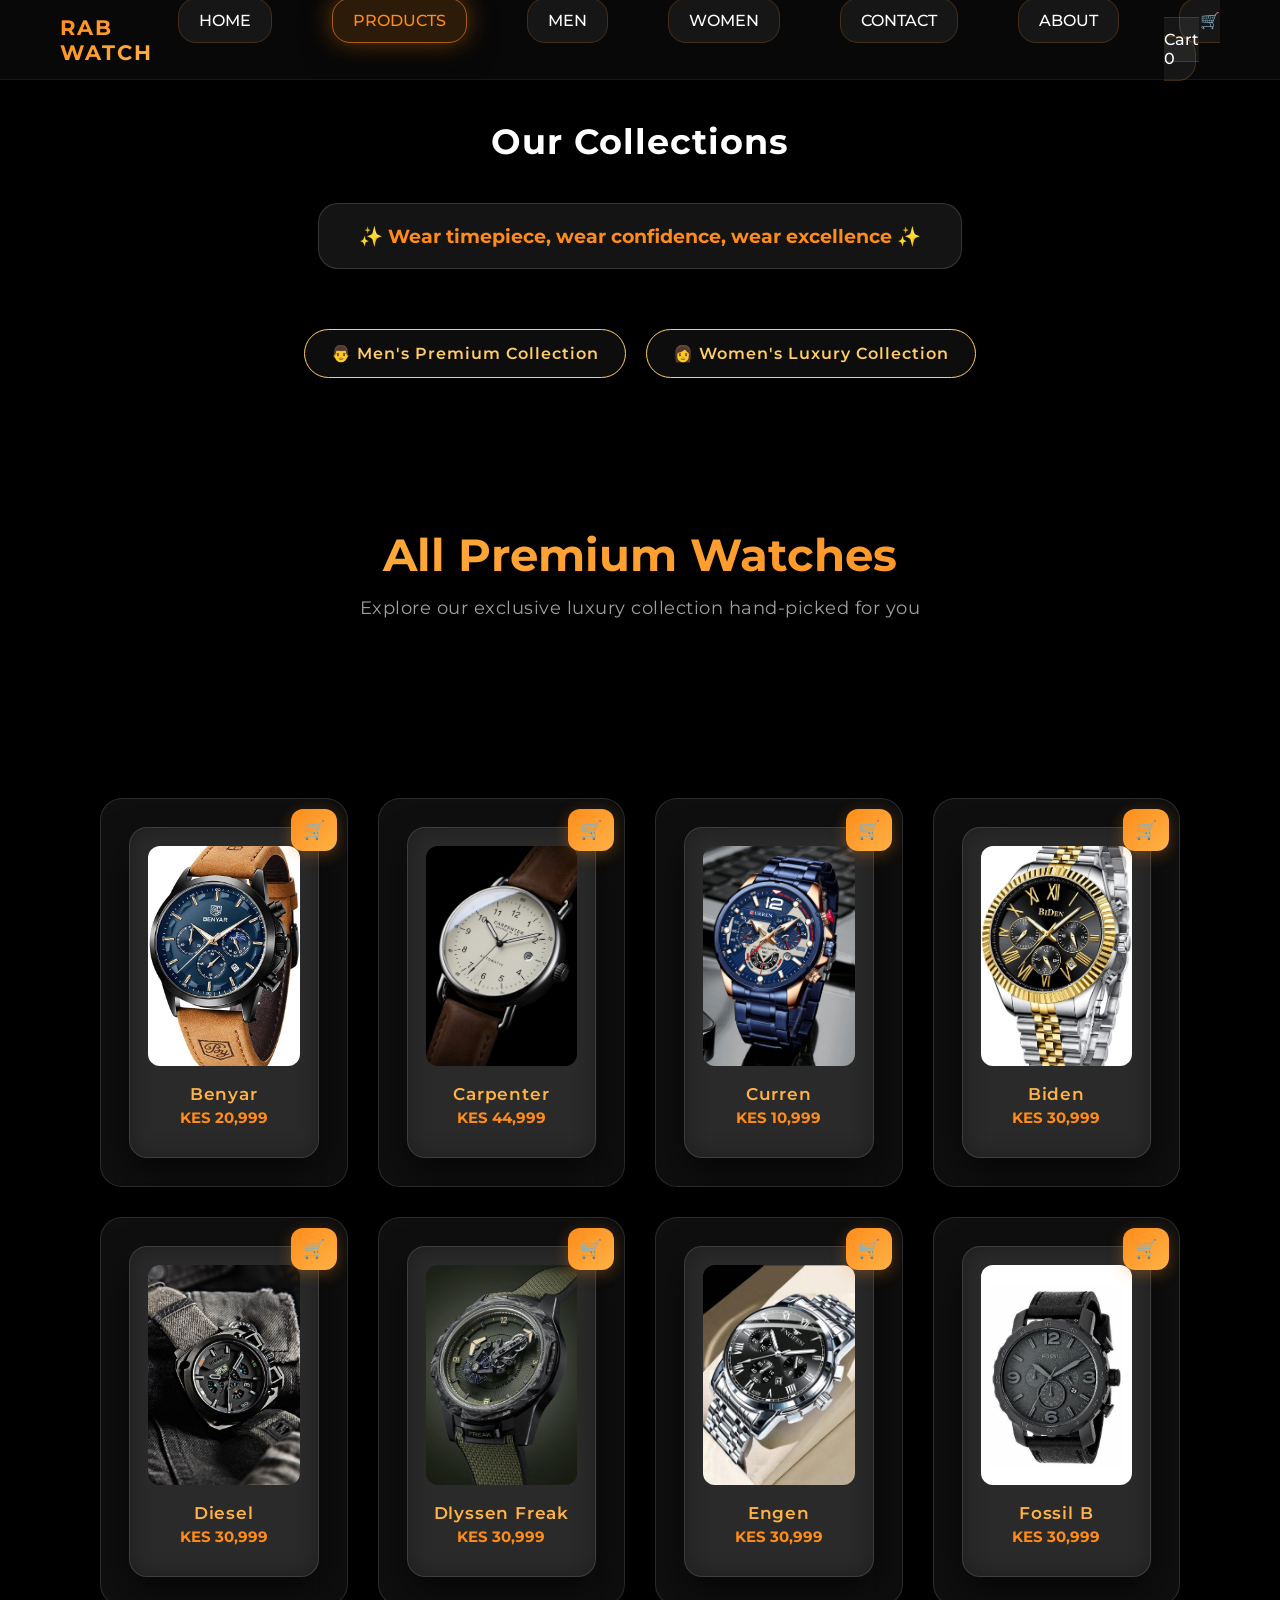
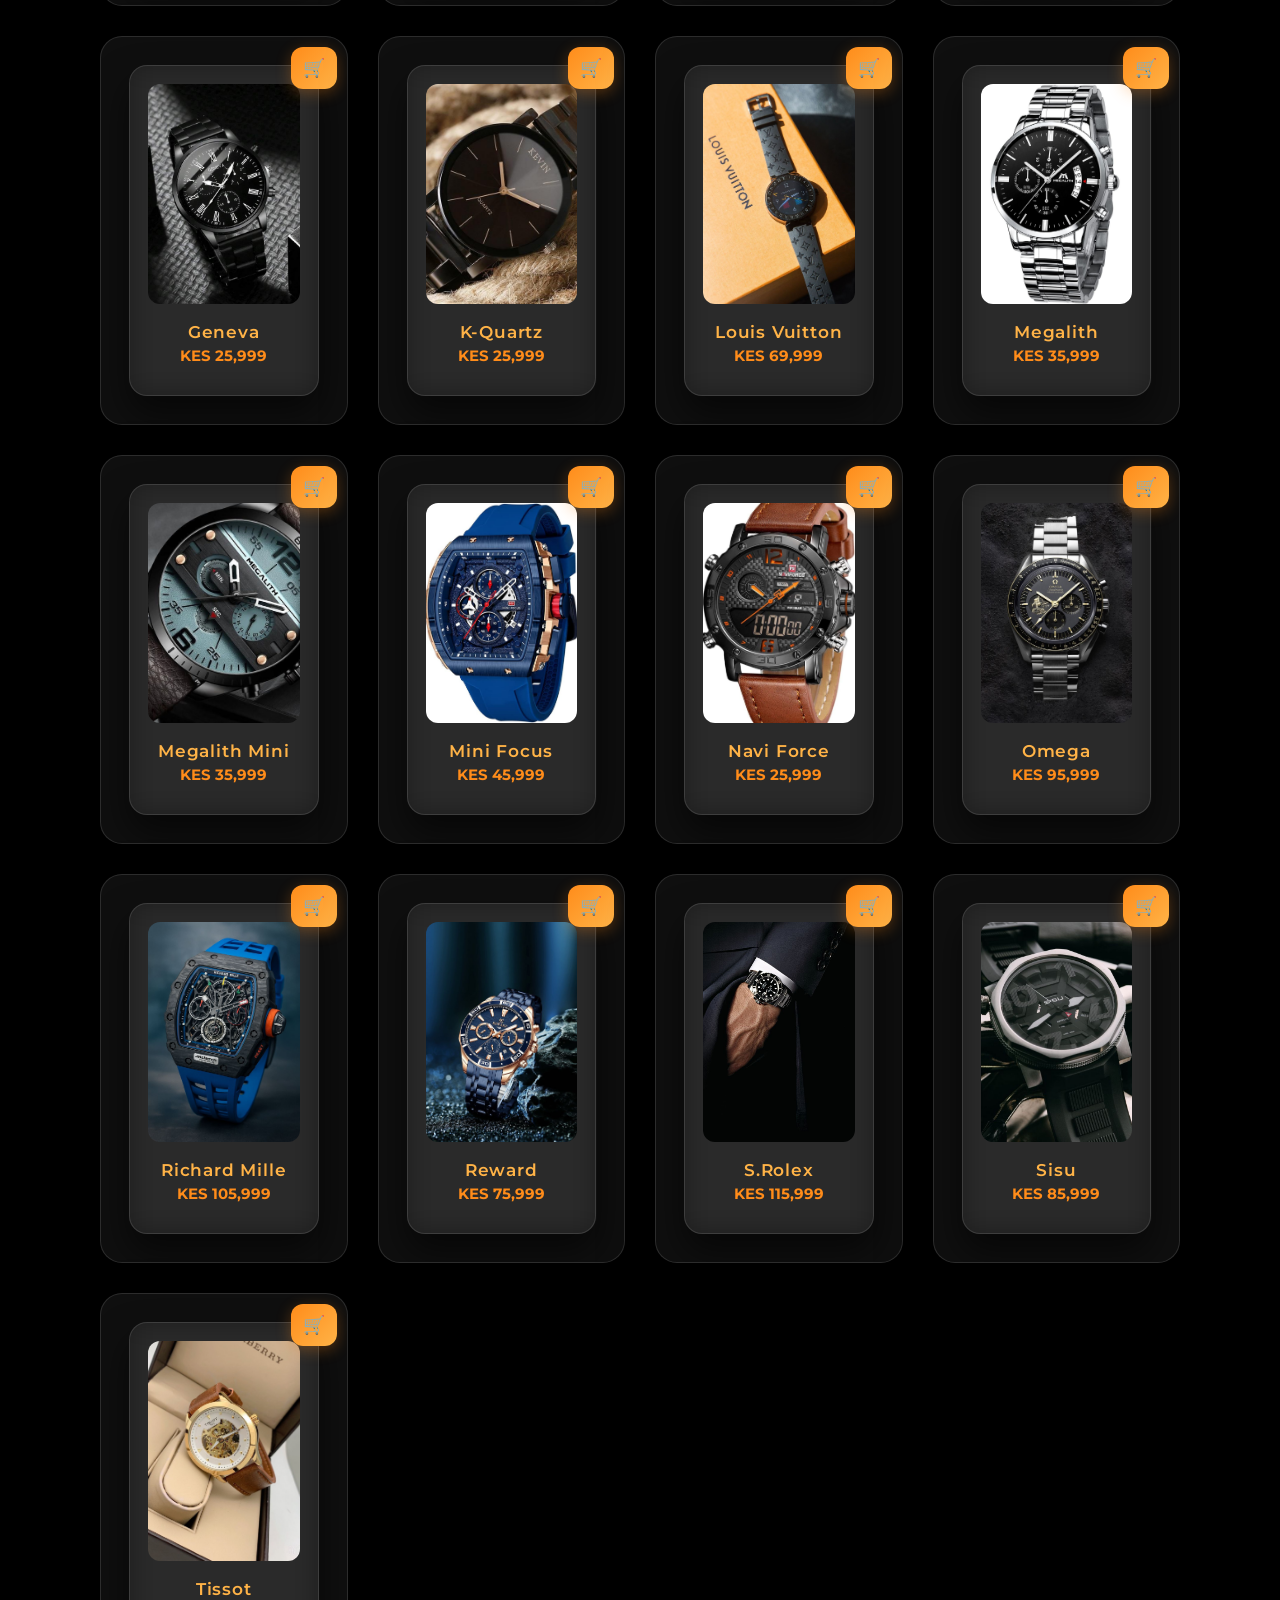
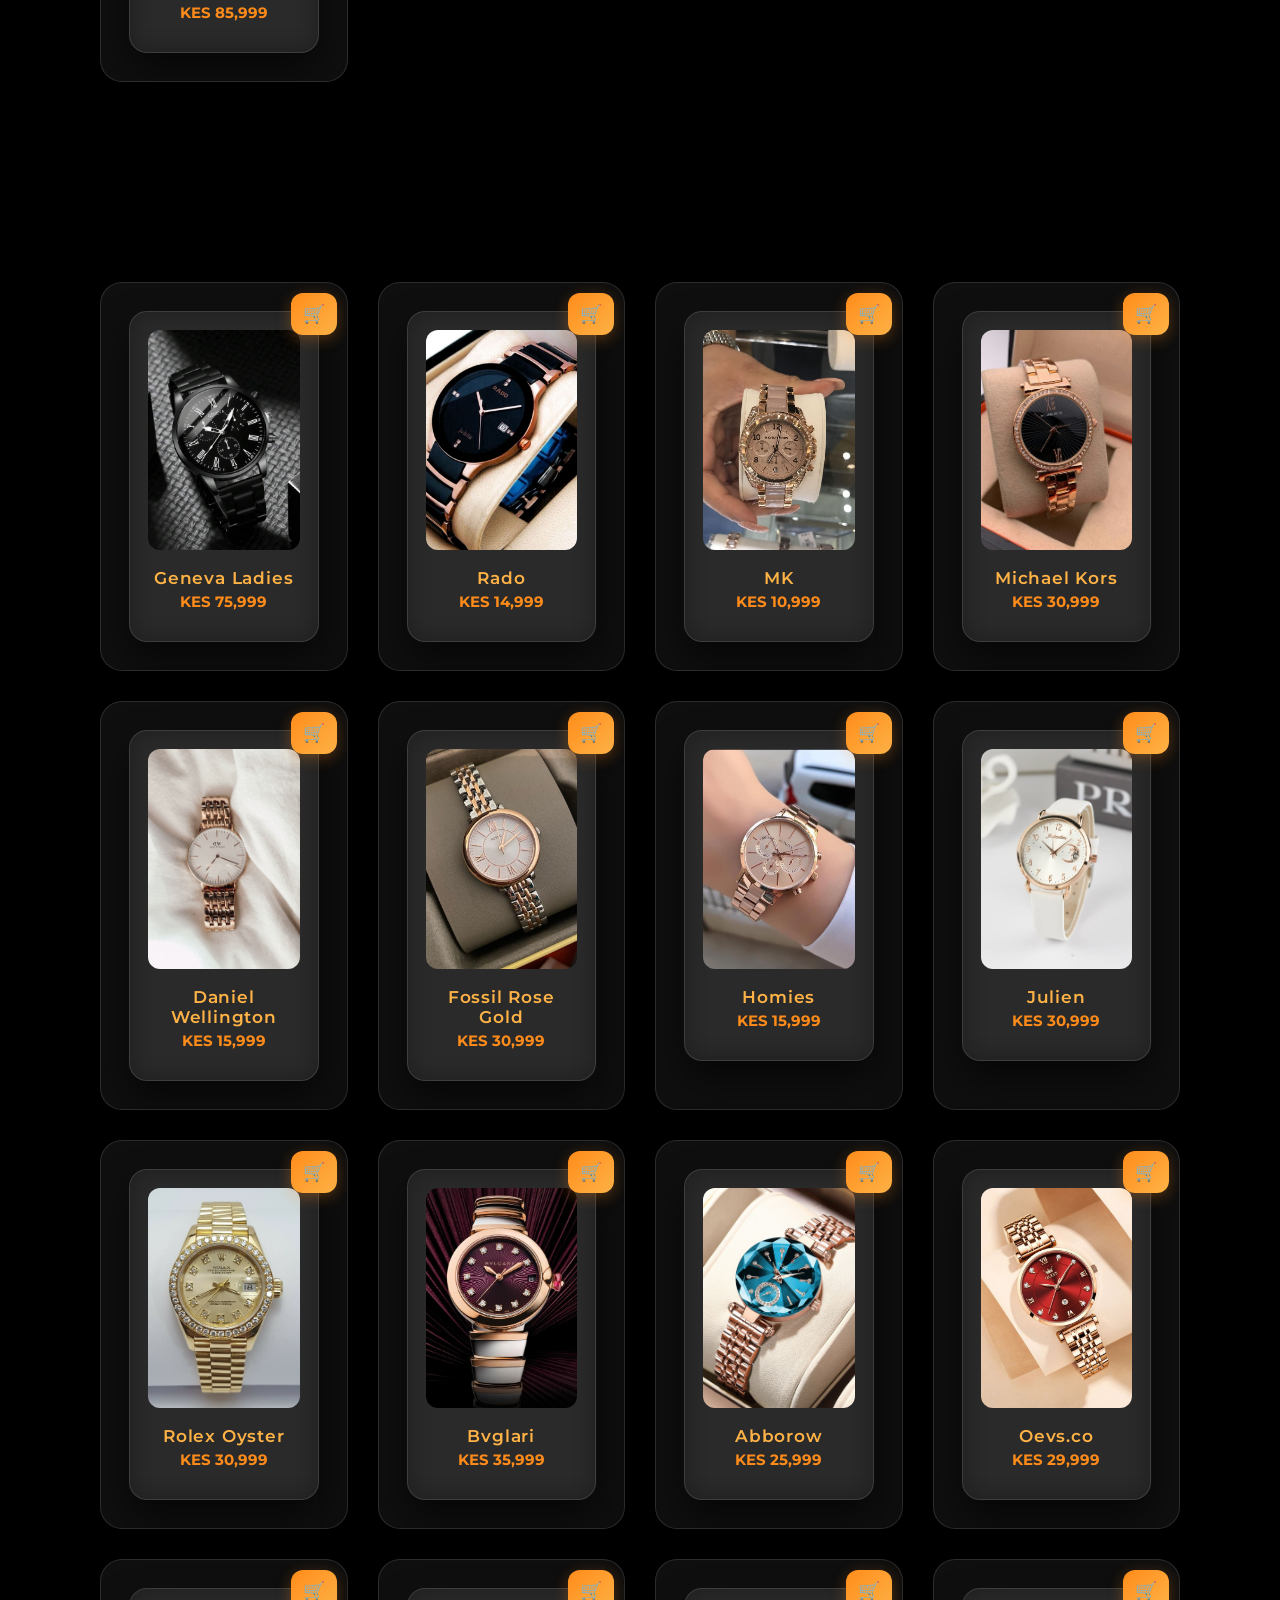
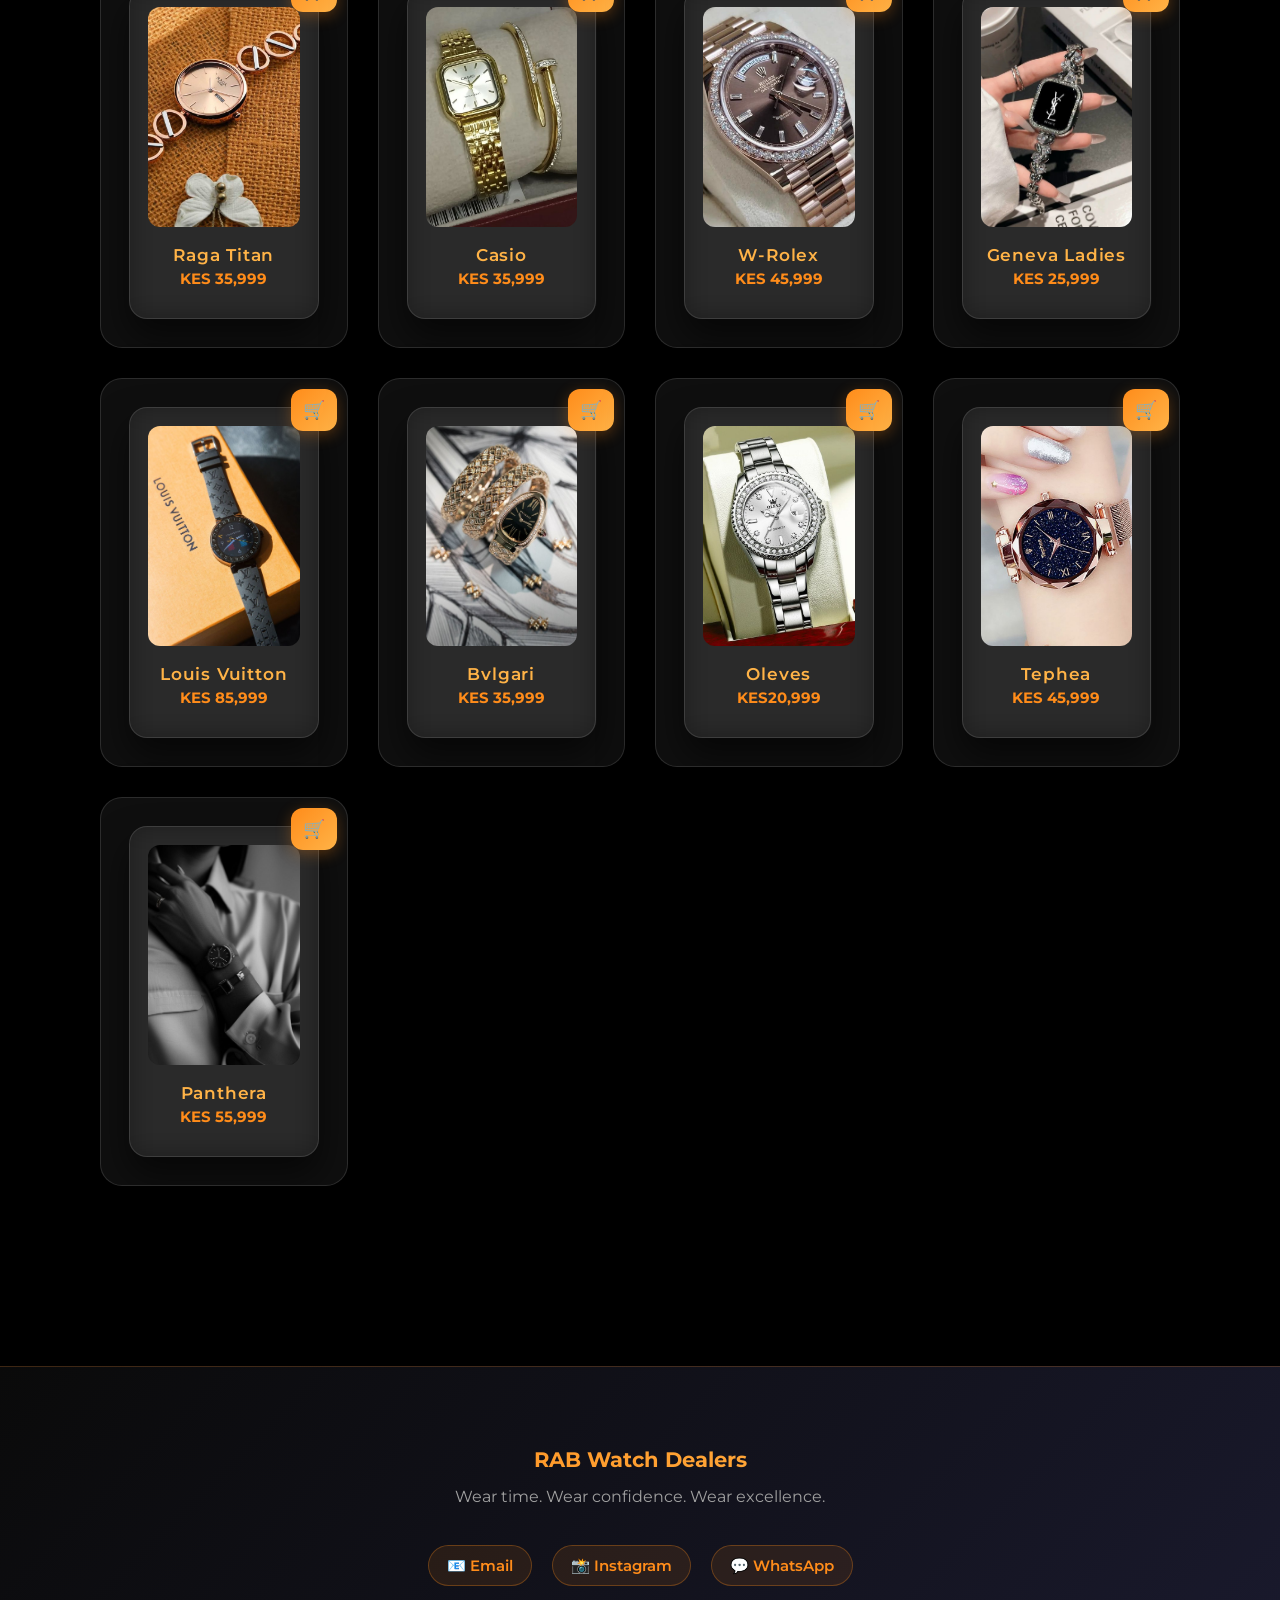
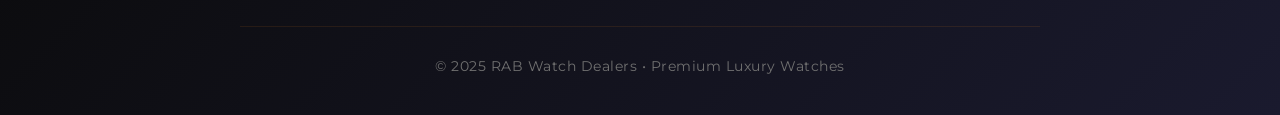
<file: products.html>
<!DOCTYPE html>
<html lang="en">
<head>
  <meta charset="UTF-8">
  <meta name="viewport" content="width=device-width, initial-scale=1.0">
  <title>All Watches | RAB Watch Dealers</title>
  <link rel="stylesheet" href="style.css">
  <link href="https://fonts.googleapis.com/css2?family=Playfair+Display:wght@500;600&family=Montserrat:wght@400;500;600&display=swap" rel="stylesheet">
</head>
<body>

<nav class="navbar" id="navbar">
  <div class="logo">RAB WATCH</div>

  <div class="menu-toggle" id="menuToggle">☰</div>

  <ul class="nav-links" id="navLinks">
    <li><a href="index.html">HOME</a></li>
    <li><a href="products.html" class="active">PRODUCTS</a></li>
    <li><a href="men.html">MEN</a></li>
    <li><a href="women.html">WOMEN</a></li>
    <li><a href="contactus.html">CONTACT</a></li>
    <li><a href="about.html">ABOUT</a></li>
    <li><a href="cart.html">🛒 Cart <span id="cartCount">0</span></a></li>
  </ul>
</nav>


<section class="product-categories">

  <h2>Our Collections</h2>

  <section class="product-slogan fade">
    <div class="slogan-glass">
      <p>✨ Wear timepiece, wear confidence, wear excellence ✨</p>
    </div>
  </section>

  <div class="category-buttons">
    <a href="men.html" class="cat-btn">👨 Men's Premium Collection</a>
    <a href="women.html" class="cat-btn">👩 Women's Luxury Collection</a>
  </div>

</section>


<section class="page-header fade">
  <h1>All Premium Watches</h1>
  <p>Explore our exclusive luxury collection hand-picked for you</p>
</section>


<h2 class="section-title"></h2>
<section id="mens">
  <div class="products-grid">

    <div class="product-card">
      <a href="product.html?name=Benyar&price=20999&img=rabBenyar.jpg">
        <img src="images/rabBenyar.jpg" alt="Benyar Watch">
        <h3>Benyar</h3>
        <p>KES 20,999</p>
      </a>
      <button class="add-cart" 
        data-name="Benyar" 
        data-price="20999" 
        data-img="images/rabBenyar.jpg">🛒</button>
    </div>
    <div class="product-card">
      <a href="product.html?name=Carpenter&price=44999&img=rabCarpenter.jpg">
        <img src="images/rabCarpenter.jpg" alt="Carpenter Watch">
        <h3>Carpenter</h3>
        <p>KES 44,999</p>
      </a>
      <button class="add-cart" 
        data-name="Carpenter" 
        data-price="44999" 
        data-img="images/rabCarpenter.jpg">🛒</button>
    </div>
    <div class="product-card">
      <a href="product.html?name=Curren Chonograph&price=10999&img=rabcurren.jpg">
        <img src="images/rabcurren.jpg" alt="Curren Watch">
        <h3>Curren</h3>
        <p>KES 10,999</p>
      </a>
      <button class="add-cart" 
        data-name="Curren" 
        data-price="20999" 
        data-img="images/rabcurren.jpg">🛒</button>
    </div>
    <div class="product-card">
      <a href="product.html?name=Biden&price=30999&img=rabBiden.jpg">
        <img src="images/rabBiden.jpg" alt="Biden Watch">
        <h3>Biden</h3>
        <p>KES 30,999</p>
      </a>
      <button class="add-cart" 
        data-name="Biden" 
        data-price="30999" 
        data-img="images/rabBiden.jpg">🛒</button>
    </div>
    <div class="product-card">
      <a href="product.html?name=Diesel&price=30999&img=rabDiesel.jpg">
        <img src="images/rabDiesel.jpg" alt="Diesel Watch">
        <h3>Diesel</h3>
        <p>KES 30,999</p>
      </a>
      <button class="add-cart" 
        data-name="Diesel" 
        data-price="30999" 
        data-img="images/rabDiesel.jpg">🛒</button>
    </div>
    <div class="product-card">
      <a href="product.html?name=DlyssenFreak&price=30999&img=rabDlyssenFreak.jpg">
        <img src="images/rabDlyssenFreak.jpg" alt="Dlyssen Freak Watch">
        <h3>Dlyssen Freak</h3>
        <p>KES 30,999</p>
      </a>
      <button class="add-cart" 
        data-name="DlyssenFreak" 
        data-price="30999" 
        data-img="images/rabDlyssenFreak.jpg">🛒</button>
    </div>
    <div class="product-card">
      <a href="product.html?name=Engen&price=30999&img=rabEngen.jpg">
        <img src="images/rabEngen.jpg" alt="Engen Watch">
        <h3>Engen</h3>
        <p>KES 30,999</p>
      </a>
      <button class="add-cart" 
        data-name="Engen" 
        data-price="30999" 
        data-img="images/rabEngen.jpg">🛒</button>
    </div>
    <div class="product-card">
      <a href="product.html?name=FossilB&price=30999&img=rabFossilB.jpg">
        <img src="images/rabFossilB.jpg" alt="FossilB Watch">
        <h3>Fossil B</h3>
        <p>KES 30,999</p>
      </a>
      <button class="add-cart" 
        data-name="FossilB" 
        data-price="30999" 
        data-img="images/rabFossilB.jpg">🛒</button>
    </div>
    <div class="product-card">
      <a href="product.html?name=Geneva&price=25999&img=raGeneva.jpg">
        <img src="images/rabGeneva.jpg" alt="Geneva Watch">
        <h3>Geneva</h3>
        <p>KES 25,999</p>
      </a>
      <button class="add-cart" 
        data-name="Geneva" 
        data-price="25999" 
        data-img="images/rabGeneva.jpg">🛒</button>
    </div>
    <div class="product-card">
      <a href="product.html?name=KQuartz&price=25999&img=rabKQuartz.jpg">
        <img src="images/rabKQuartz.jpg" alt="KQuartz Watch">
        <h3>K-Quartz</h3>
        <p>KES 25,999</p>
      </a>
      <button class="add-cart" 
        data-name="KQuartz" 
        data-price="25999" 
        data-img="images/rabKQuartz.jpg">🛒</button>
    </div>
    <div class="product-card">
      <a href="product.html?name=LouisVuitton&price=69999&img=rabLouisVuitton.jpg">
        <img src="images/rabLouisVuitton.jpg" alt="LouisVuitton Watch">
        <h3>Louis Vuitton</h3>
        <p>KES 69,999</p>
      </a>
      <button class="add-cart" 
        data-name="LouisVuitton" 
        data-price="69999" 
        data-img="images/rabLouisVuitton.jpg">🛒</button>
    </div>
    <div class="product-card">
      <a href="product.html?name=Megalith&price=35999&img=rabMegalith.jpg">
        <img src="images/rabMegalith.jpg" alt="Megalith Watch">
        <h3>Megalith</h3>
        <p>KES 35,999</p>
      </a>
      <button class="add-cart" 
        data-name="Megalith" 
        data-price="35999" 
        data-img="images/rabMegalith.jpg">🛒</button>
    </div>
    <div class="product-card">
      <a href="product.html?name=MegalithMini&price=35999&img=rabMegalithMini.jpg">
        <img src="images/rabMegalithMini.jpg" alt="MegalithMini Watch">
        <h3>Megalith Mini</h3>
        <p>KES 35,999</p>
      </a>
      <button class="add-cart" 
        data-name="MegalithMini" 
        data-price="35999" 
        data-img="images/rabMegalithMini.jpg">🛒</button>
    </div>
    <div class="product-card">
      <a href="product.html?name=MiniFocus&price=45999&img=rabMiniFocus.jpg">
        <img src="images/rabMiniFocus.jpg" alt="MiniFocus Watch">
        <h3>Mini Focus</h3>
        <p>KES 45,999</p>
      </a>
      <button class="add-cart" 
        data-name="MiniFocus" 
        data-price="35999" 
        data-img="images/rabMiniFocus.jpg">🛒</button>
    </div>
    <div class="product-card">
      <a href="product.html?name=NaviForce&price=25999&img=rabNaviForce.jpg">
        <img src="images/rabNaviForce.jpg" alt="NaviForce Watch">
        <h3>Navi Force</h3>
        <p>KES 25,999</p>
      </a>
      <button class="add-cart" 
        data-name="NaviForce" 
        data-price="25999" 
        data-img="images/rabNaviForce.jpg">🛒</button>
    </div>
    <div class="product-card">
      <a href="product.html?name=Benyar&price=95999&img=rabOmega.jpg">
        <img src="images/rabOmega.jpg" alt="Omega Watch">
        <h3>Omega</h3>
        <p>KES 95,999</p>
      </a>
      <button class="add-cart" 
        data-name="Omega" 
        data-price="95999" 
        data-img="images/rabOmega.jpg">🛒</button>
    </div>
    <div class="product-card">
      <a href="product.html?name=RichardMille&price=105999&img=rabRichardMille.jpg">
        <img src="images/rabRichardMille.jpg" alt="RichardMille Watch">
        <h3>Richard Mille</h3>
        <p>KES 105,999</p>
      </a>
      <button class="add-cart" 
        data-name="RichardMille" 
        data-price="105999" 
        data-img="images/rabRichardMille.jpg">🛒</button>
    </div>
    <div class="product-card">
      <a href="product.html?name=Reward&price=75999&img=rabReward.jpg">
        <img src="images/rabReward.jpg" alt="Reward Watch">
        <h3>Reward</h3>
        <p>KES 75,999</p>
      </a>
      <button class="add-cart" 
        data-name="Reward" 
        data-price="75999" 
        data-img="images/rabReward.jpg">🛒</button>
    </div>
    <div class="product-card">
      <a href="product.html?name=SRolex&price=105999&img=rabSRolex.jpg">
        <img src="images/rabSRolex.jpg" alt="SRolex Watch">
        <h3>S.Rolex</h3>
        <p>KES 115,999</p>
      </a>
      <button class="add-cart" 
        data-name="SRolex" 
        data-price="115999" 
        data-img="images/rabSRolex.jpg">🛒</button>
    </div>
    <div class="product-card">
      <a href="product.html?name=Sisu&price=85999&img=rabSisu.jpg">
        <img src="images/rabSisu.jpg" alt="Sisu Watch">
        <h3>Sisu</h3>
        <p>KES 85,999</p>
      </a>
      <button class="add-cart" 
        data-name="Sisu" 
        data-price="85999" 
        data-img="images/rabSisu.jpg">🛒</button>
    </div>
    <div class="product-card">
      <a href="product.html?name=Tissot&price=85999&img=rabTissot.jpg">
        <img src="images/rabTissot.jpg" alt="Tissot Watch">
        <h3>Tissot</h3>
        <p>KES 85,999</p>
      </a>
      <button class="add-cart" 
        data-name="Tissot" 
        data-price="85999" 
        data-img="images/rabTissot.jpg">🛒</button>
    </div>

  </div>
</section>


<section id="womens">
  <div class="products-grid">

    <div class="product-card">
      <a href="product.html?name=Geneva%20Ladies&price=75999&img=rabGeneva.jpg">
        <img src="images/rabGeneva.jpg" alt="Geneva Watch">
        <h3>Geneva Ladies</h3>
        <p>KES 75,999</p>
      </a>
      <button class="add-cart" 
        data-name="Geneva " 
        data-price="75999" 
        data-img="images/rabGeneva.jpg">🛒</button>
    </div>
    <div class="product-card">
      <a href="product.html?name=Rado&price=14999&img=rabRado.jpg">
        <img src="images/rabRado.jpg" alt="Rado Watch">
        <h3>Rado</h3>
        <p>KES 14,999</p>
      </a>
      <button class="add-cart" 
        data-name="Rado" 
        data-price="14999" 
        data-img="images/rabRado.jpg">🛒</button>
    </div>
    <div class="product-card">
      <a href="product.html?name=MK&price=10999&img=rabMK.jpg">
        <img src="images/rabMK.jpg" alt="MK Watch">
        <h3>MK</h3>
        <p>KES 10,999</p>
      </a>
      <button class="add-cart" 
        data-name="MK" 
        data-price="10999" 
        data-img="images/rabMK.jpg">🛒</button>
    </div>
    <div class="product-card">
      <a href="product.html?name=MichaelKors&price=30999&img=rabMichaelKors.jpg">
        <img src="images/rabMichaelKors.jpg" alt="Michael Kors Watch">
        <h3>Michael Kors</h3>
        <p>KES 30,999</p>
      </a>
      <button class="add-cart" 
        data-name="Michael Kors" 
        data-price="30999" 
        data-img="images/rabMichaelKors.jpg">🛒</button>
    </div>
    <div class="product-card">
      <a href="product.html?name=DanielWellington&price=15999&img=rabDanielWellington.jpg">
        <img src="images/rabDanielWellington.jpg" alt="DanielWellington Watch">
        <h3>Daniel Wellington</h3>
        <p>KES 15,999</p>
      </a>
      <button class="add-cart" 
        data-name="DanielWellington" 
        data-price="15999" 
        data-img="images/rabDanielWellington.jpg">🛒</button>
    </div>
    <div class="product-card">
      <a href="product.html?name=fossil&price=15999&img=rabfossil.jpg">
        <img src="images/rabfossil.jpg" alt="Fossil Watch">
        <h3>Fossil Rose Gold</h3>
        <p>KES 30,999</p>
      </a>
      <button class="add-cart" 
        data-name="Fossil" 
        data-price="30999" 
        data-img="images/rabfossil.jpg">🛒</button>
    </div>
    <div class="product-card">
      <a href="product.html?name=Homies&price=30999&img=rabHomies.jpg">
        <img src="images/rabHomies.jpg" alt="Homies Watch">
        <h3>Homies</h3>
        <p>KES 15,999</p>
      </a>
      <button class="add-cart" 
        data-name="Homies" 
        data-price="30999" 
        data-img="images/rabHomies.jpg">🛒</button>
    </div>
    <div class="product-card">
      <a href="product.html?name=Julien&price=30999&img=rabJulien.jpg">
        <img src="images/rabJulien.jpg" alt="Julien Watch">
        <h3>Julien</h3>
        <p>KES 30,999</p>
      </a>
      <button class="add-cart" 
        data-name="Julien" 
        data-price="30999" 
        data-img="images/rabJulien.jpg">🛒</button>
    </div>
    <div class="product-card">
      <a href="product.html?name=RolexOyster&price=30999&img=rabRolexOyster.jpg">
        <img src="images/rabRolexOyster.jpg" alt="Rolex Oyster Watch">
        <h3>Rolex Oyster</h3>
        <p>KES 30,999</p>
      </a>
      <button class="add-cart" 
        data-name="Rolex Oyster" 
        data-price="30999" 
        data-img="images/rabRolexOyster.jpg">🛒</button>
    </div>
    <div class="product-card">
      <a href="product.html?name=Bvglari&price=35999&img=rabBvglari.jpg">
        <img src="images/rabBvglari.jpg" alt="Bvglari Watch">
        <h3>Bvglari</h3>
        <p>KES 35,999</p>
      </a>
      <button class="add-cart" 
        data-name="Bvglari" 
        data-price="35999" 
        data-img="images/rabBvglari.jpg">🛒</button>
    </div>
    <div class="product-card">
      <a href="product.html?name=Abborow&price=25999&img=rabAbborow.jpg">
        <img src="images/rabAbborow.jpg" alt="Abborow Watch">
        <h3>Abborow</h3>
        <p>KES 25,999</p>
      </a>
      <button class="add-cart" 
        data-name="Abborow" 
        data-price="25999" 
        data-img="images/rabAbborow.jpg">🛒</button>
    </div>
    <div class="product-card">
      <a href="product.html?name=Oevs.co&price=29999&img=rabOevs.co.jpg">
        <img src="images/rabOevs.co.jpg" alt="Oevs.co Watch">
        <h3>Oevs.co</h3>
        <p>KES 29,999</p>
      </a>
      <button class="add-cart" 
        data-name="Oevs.co" 
        data-price="29999" 
        data-img="images/rabOevs.jpg">🛒</button>
    </div>
    <div class="product-card">
      <a href="product.html?name=RagaTitan&price=35999&img=rabRagaTtian.jpg">
        <img src="images/rabRagaTitan.jpg" alt="Raga Titan Watch">
        <h3>Raga Titan</h3>
        <p>KES 35,999</p>
      </a>
      <button class="add-cart" 
        data-name="Raga Titan" 
        data-price="35999" 
        data-img="images/rabRagaTitan.jpg">🛒</button>
    </div>
    <div class="product-card">
      <a href="product.html?name=Casio&price=35999&img=rabCasio.jpg">
        <img src="images/rabCasio.jpg" alt="Casio Watch">
        <h3>Casio</h3>
        <p>KES 35,999</p>
      </a>
      <button class="add-cart" 
        data-name="Casio" 
        data-price="35999" 
        data-img="images/rabc.jpg">🛒</button>
    </div>
    <div class="product-card">
      <a href="product.html?name=W-Rolex&price=45999&img=rabW-Rolex.jpg">
        <img src="images/rabW-Rolex.jpg" alt="W-Rolex Watch">
        <h3>W-Rolex</h3>
        <p>KES 45,999</p>
      </a>
      <button class="add-cart" 
        data-name="W-Rolex" 
        data-price="45999" 
        data-img="images/rabW-Rolex.jpg">🛒</button>
    </div>
    <div class="product-card">
      <a href="product.html?name=YSL&price=25999&img=rabYSL.jpg">
        <img src="images/rabYSL.jpg" alt="YSL Watch">
        <h3>Geneva Ladies</h3>
        <p>KES 25,999</p>
      </a>
      <button class="add-cart" 
        data-name="YSL" 
        data-price="25999" 
        data-img="images/rabYSL.jpg">🛒</button>
    </div>
    <div class="product-card">
      <a href="product.html?name=LouisVuitton&price=85999&img=rabLouisVuitton.jpg">
        <img src="images/rabLouisVuitton.jpg" alt="LouisVuitton Watch">
        <h3>Louis Vuitton</h3>
        <p>KES 85,999</p>
      </a>
      <button class="add-cart" 
        data-name="Louis Vuitton" 
        data-price="85999" 
        data-img="images/rabLouisVuitton.jpg">🛒</button>
    </div>
    <div class="product-card">
      <a href="product.html?name=Bvlgari&price=35999&img=rabBvlgari.jpg">
        <img src="images/rabBvlgari.jpg" alt="Bvlgari Watch">
        <h3>Bvlgari</h3>
        <p>KES 35,999</p>
      </a>
      <button class="add-cart" 
        data-name="Bvglari" 
        data-price="35999" 
        data-img="images/rabBvlgari.jpg">🛒</button>
    </div>
    <div class="product-card">
      <a href="product.html?name=Oleves&price=15999&img=rabOleves.jpg">
        <img src="images/rabOleves.jpg" alt="Oleves Watch">
        <h3>Oleves</h3>
        <p>KES20,999</p>
      </a>
      <button class="add-cart" 
        data-name="Oleves" 
        data-price="20999" 
        data-img="images/rabOleves.jpg">🛒</button>
    </div>
    <div class="product-card">
      <a href="product.html?name=Tephea&price=45999&img=rabTephea.jpg">
        <img src="images/rabTephea.jpg" alt="Tephea Watch">
        <h3>Tephea</h3>
        <p>KES 45,999</p>
      </a>
      <button class="add-cart" 
        data-name="Tephea" 
        data-price="55999" 
        data-img="images/rabTephea.jpg">🛒</button>
    </div>
    <div class="product-card">
      <a href="product.html?name=Panthera&price=15999&img=rabPanthera.jpg">
        <img src="images/rabPanthera.jpg" alt="Panthera Watch">
        <h3>Panthera</h3>
        <p>KES 55,999</p>
      </a>
      <button class="add-cart" 
        data-name="Panthera" 
        data-price="55999" 
        data-img="images/rabPanthera.jpg">🛒</button>
    </div>

  </div>
</section>

<footer class="footer fade">
  <div class="footer-content">
    <h3>RAB Watch Dealers</h3>
    <p>Wear time. Wear confidence. Wear excellence.</p>
    <div class="socials">
      <a href="mailto:icardiowen254@gmail.com">📧 Email</a>
      <a href="https://instagram.com/owenicardi17" target="_blank">📸 Instagram</a>
      <a href="https://wa.me/254742184483" target="_blank">💬 WhatsApp</a>
    </div>
    <span class="copyright">© 2025 RAB Watch Dealers • Premium Luxury Watches</span>
  </div>
</footer>


<script>
// Navbar scroll effect
const navbar = document.getElementById('navbar');
window.addEventListener('scroll', () => {
  if (window.scrollY > 50) {
    navbar.classList.add('scrolled');
  } else {
    navbar.classList.remove('scrolled');
  }
});

// Mobile menu toggle
const menuToggle = document.getElementById("menuToggle");
const navLinks = document.getElementById("navLinks");
menuToggle.addEventListener("click", () => {
  navLinks.classList.toggle("show");
  menuToggle.textContent = navLinks.classList.contains("show") ? "✕" : "☰";
});

// Close menu when link is clicked
document.querySelectorAll(".nav-links a").forEach(link => {
  link.addEventListener("click", () => {
    navLinks.classList.remove("show");
    menuToggle.textContent = "☰";
  });
});

// Dropdown menu functionality
document.querySelectorAll(".dropdown-toggle").forEach(toggle => {
  toggle.addEventListener("click", (e) => {
    e.preventDefault();
  });
});

// Fade animations
const faders = document.querySelectorAll(".fade");
const appearOnScroll = new IntersectionObserver(entries => {
  entries.forEach(entry => {
    if (entry.isIntersecting) entry.target.classList.add("show");
  });
},{ threshold: 0.1 });

faders.forEach(fade => appearOnScroll.observe(fade));

// Cart functionality
let cart = JSON.parse(localStorage.getItem("cart")) || [];
updateCartCount();

document.querySelectorAll(".add-cart").forEach(btn => {
  btn.addEventListener("click", (e) => {
    e.preventDefault();
    
    const item = {
      name: btn.dataset.name,
      price: btn.dataset.price,
      img: btn.dataset.img,
      qty: 1
    };

    const existing = cart.find(p => p.name === item.name);

    if (existing) existing.qty++;
    else cart.push(item);

    localStorage.setItem("cart", JSON.stringify(cart));
    updateCartCount();

    // Show notification
    btn.textContent = "✓ Added!";
    btn.style.opacity = "0.7";
    setTimeout(() => {
      btn.textContent = "🛒";
      btn.style.opacity = "1";
    }, 2000);
  });
});

function updateCartCount() {
  document.getElementById("cartCount").innerText =
    cart.reduce((sum, item) => sum + item.qty, 0);
}
</script>

</body>
</html>
</file>
<file: style.css>
* {
  margin: 0;
  padding: 0;
  box-sizing: border-box;
  font-family: 'Montserrat', sans-serif;
  scroll-behavior: smooth;
}

body {
  background: linear-gradient(135deg, #0a0a0a 0%, #1a1a2e 100%);
  color: #ffffff;
  min-height: 100vh;
}


.navbar {
  position: fixed;
  top: 0;
  width: 100%;
  height: 80px;
  padding: 0 60px;
  display: flex;
  justify-content: space-between;
  align-items: center;
  background: rgba(10, 10, 10, 0.8);
  backdrop-filter: blur(15px);
  -webkit-backdrop-filter: blur(15px);
  z-index: 1000;
  border-bottom: 1px solid rgba(255, 140, 26, 0.1);
  transition: all 0.3s ease;
}

.navbar.scrolled {
  background: rgba(10, 10, 10, 0.95);
  box-shadow: 0 10px 40px rgba(0, 0, 0, 0.8);
  border-bottom: 1px solid rgba(255, 140, 26, 0.2);
}

.nav-links {
  list-style: none;
  display: flex;
  gap: 30px;
}

.nav-links li {
  list-style: none;
}

.nav-links.show {
  display: flex;
}

.nav-links li a {
  color: white;
  font-size: 16px;
  font-weight: 500;
}


.nav-links a {
  position: relative;
  padding: 12px 20px;
  border-radius: 18px;
  margin: 0 15px;
  background: rgba(255, 255, 255, 0.06);
  backdrop-filter: blur(10px);
  -webkit-backdrop-filter: blur(10px);
  border: 1px solid rgba(255, 140, 26, 0.2);
  transition: 
    transform 0.3s ease,
    box-shadow 0.3s ease,
    background 0.3s ease,
    color 0.3s ease;
}

.nav-links a:hover,
.nav-links a.active {
  color: #ffb347;
  transform: translateY(-2px);
  box-shadow:
    0 0 25px rgba(255, 140, 26, 0.4),
    0 10px 30px rgba(0, 0, 0, 0.7);
  background: rgba(255, 140, 26, 0.15);
  border-color: rgba(255, 140, 26, 0.6);
}


.logo {
  font-weight: bold;
  letter-spacing: 2px;
  font-size: 1.3rem;
  background: linear-gradient(135deg, #ff8c1a 0%, #ffb347 100%);
  -webkit-background-clip: text;
  -webkit-text-fill-color: transparent;
  background-clip: text;
}

.menu-toggle {
  display: none;
  font-size: 1.8rem;
  cursor: pointer;
}

.nav-links {
  list-style: none;
  display: flex;
  gap: 30px;
}

.nav-links a {
  color: white;
  text-decoration: none;
  transition: color 0.3s ease;
}

.nav-links a:hover,
.nav-links a.active {
  color: #ff8c1a;
}

.hero {
  min-height: 100vh;
  background-image: url("images/rabwd.jpg");
  background-size: cover;
  background-position: center;
  background-attachment: fixed;
  position: relative;
  display: flex;
  align-items: center;
  padding: 0 60px;
  overflow: hidden;
}

.hero::before {
  content: "";
  position: absolute;
  inset: 0;
  background: linear-gradient(135deg, rgba(0, 0, 0, 0.7) 0%, rgba(0, 0, 0, 0.5) 50%, rgba(255, 140, 26, 0.1) 100%);
}

.hero-text {
  position: relative;
  max-width: 600px;
  margin-top: 80px;
  z-index: 2;
}

.hero-text h1 {
  font-size: 3.5rem;
  margin-bottom: 20px;
  font-weight: 700;
  letter-spacing: 1px;
  background: linear-gradient(135deg, #ffb347 0%, #ff8c1a 100%);
  -webkit-background-clip: text;
  -webkit-text-fill-color: transparent;
  background-clip: text;
  line-height: 1.2;
}

.hero-text p {
  color: #d0d0d0;
  margin-bottom: 40px;
  font-size: 1.15rem;
  line-height: 1.6;
  letter-spacing: 0.5px;
}

.cta-btn {
  padding: 16px 40px;
  background: linear-gradient(135deg, #ff8c1a 0%, #ffb347 100%);
  color: #000;
  border-radius: 40px;
  text-decoration: none;
  font-weight: 700;
  font-size: 1.05rem;
  transition: all 0.3s ease;
  box-shadow: 0 10px 30px rgba(255, 140, 26, 0.3);
  display: inline-block;
  letter-spacing: 0.5px;
  border: 2px solid transparent;
  position: relative;
  overflow: hidden;
}

.cta-btn::before {
  content: "";
  position: absolute;
  top: 0;
  left: -100%;
  width: 100%;
  height: 100%;
  background: rgba(255, 255, 255, 0.2);
  transition: left 0.5s ease;
}

.cta-btn:hover::before {
  left: 100%;
}

.cta-btn:hover {
  transform: translateY(-4px);
  box-shadow: 0 20px 50px rgba(255, 140, 26, 0.5);
  background: linear-gradient(135deg, #ffb347 0%, #ff8c1a 100%);
}

.page-header {
  padding-top: 140px;
  text-align: center;
  margin-bottom: 60px;
}

.page-header h1 {
  font-size: 2.8rem;
  margin-bottom: 15px;
  background: linear-gradient(135deg, #ffb347 0%, #ff8c1a 100%);
  -webkit-background-clip: text;
  -webkit-text-fill-color: transparent;
  background-clip: text;
  font-weight: 700;
}

.page-header p {
  color: #a0a0a0;
  font-size: 1.1rem;
  letter-spacing: 0.5px;
}

.products-grid {
  display: grid;
  grid-template-columns: repeat(auto-fit, minmax(220px, 1fr));
  gap: 30px;
  padding: 80px 60px;
}

.product-card {
  background: rgba(255, 255, 255, 0.06);
  backdrop-filter: blur(16px);
  -webkit-backdrop-filter: blur(16px);
  border: 1px solid rgba(255, 255, 255, 0.12);
  border-radius: 22px;
  padding: 28px;
  text-align: center;
  box-shadow: 0 25px 50px rgba(0, 0, 0, 0.6);
  transition:
    transform 0.4s cubic-bezier(0.23, 1, 0.320, 1),
    box-shadow 0.4s ease,
    border 0.4s ease,
    background 0.4s ease;
  position: relative;
  overflow: hidden;
}

.product-card::before {
  content: "";
  position: absolute;
  top: 0;
  left: -100%;
  width: 100%;
  height: 100%;
  background: linear-gradient(90deg, transparent, rgba(255, 140, 26, 0.1), transparent);
  transition: left 0.5s ease;
}

.product-card:hover::before {
  left: 100%;
}

.product-card img {
  width: 100%;
  height: 240px;
  object-fit: cover;
  border-radius: 16px;
  transition: transform 0.4s cubic-bezier(0.23, 1, 0.320, 1);
  margin-bottom: 15px;
}

.product-card h3 {
  margin: 15px 0 8px;
  font-size: 1.15rem;
  letter-spacing: 1px;
  color: #ffb347;
  font-weight: 600;
}

.product-card p {
  color: #ff8c1a;
  font-weight: 700;
  font-size: 1rem;
  margin-bottom: 12px;
}

.product-card:hover {
  transform: translateY(-15px);
  border: 1px solid rgba(255, 140, 26, 0.5);
  box-shadow:
    0 40px 80px rgba(0, 0, 0, 0.8),
    0 0 30px rgba(255, 140, 26, 0.3),
    inset 0 1px 0 rgba(255, 255, 255, 0.1);
  background: rgba(255, 255, 255, 0.08);
}

.product-card:hover img {
  transform: scale(1.1);
}

.collections {
  padding: 120px 60px;
  display: flex;
  justify-content: center;
  gap: 50px;
  flex-wrap: wrap;
  background: linear-gradient(135deg, rgba(255, 140, 26, 0.05) 0%, transparent 50%);
}

.collection-card {
  background: rgba(255, 255, 255, 0.06);
  backdrop-filter: blur(14px);
  -webkit-backdrop-filter: blur(14px);
  border: 1px solid rgba(255, 140, 26, 0.2);
  padding: 35px;
  border-radius: 24px;
  width: 280px;
  text-align: center;
  animation: float 4s ease-in-out infinite;
  box-shadow: 0 25px 50px rgba(0, 0, 0, 0.6);
  text-decoration: none;
  color: white;
  transition: all 0.4s cubic-bezier(0.23, 1, 0.320, 1);
  cursor: pointer;
  position: relative;
  overflow: hidden;
}

.collection-card::before {
  content: "";
  position: absolute;
  inset: 0;
  background: linear-gradient(135deg, rgba(255, 140, 26, 0.1) 0%, transparent 50%);
  opacity: 0;
  transition: opacity 0.4s ease;
}

.collection-card:hover::before {
  opacity: 1;
}

.collection-card img {
  width: 100%;
  margin-bottom: 20px;
  border-radius: 16px;
  transition: transform 0.4s ease;
}

.collection-card h3 {
  color: #ffb347;
  font-size: 1.15rem;
  font-weight: 600;
  letter-spacing: 0.5px;
}

.collection-card:hover {
  transform: translateY(-15px);
  box-shadow: 0 40px 80px rgba(0, 0, 0, 0.8), 0 0 25px rgba(255, 140, 26, 0.3);
  border-color: rgba(255, 140, 26, 0.5);
  background: rgba(255, 255, 255, 0.08);
  animation: none;
}

.collection-card:hover img {
  transform: scale(1.08);
}

@keyframes float {
  0%, 100% { transform: translateY(0); }
  50% { transform: translateY(-15px); }
}

/* Why Choose Section */
.why-choose {
  padding: 120px 60px;
  background: linear-gradient(135deg, rgba(255, 140, 26, 0.05) 0%, rgba(26, 26, 46, 0.8) 100%);
  border-top: 1px solid rgba(255, 140, 26, 0.1);
  border-bottom: 1px solid rgba(255, 140, 26, 0.1);
}

.why-choose h2 {
  text-align: center;
  font-size: 2.5rem;
  margin-bottom: 70px;
  background: linear-gradient(135deg, #ffb347 0%, #ff8c1a 100%);
  -webkit-background-clip: text;
  -webkit-text-fill-color: transparent;
  background-clip: text;
  font-weight: 700;
}

.features-grid {
  display: grid;
  grid-template-columns: repeat(auto-fit, minmax(250px, 1fr));
  gap: 40px;
  max-width: 1200px;
  margin: 0 auto;
}

.feature-card {
  background: rgba(255, 255, 255, 0.06);
  backdrop-filter: blur(14px);
  -webkit-backdrop-filter: blur(14px);
  border: 1px solid rgba(255, 140, 26, 0.15);
  border-radius: 20px;
  padding: 40px 30px;
  text-align: center;
  transition: all 0.4s cubic-bezier(0.23, 1, 0.320, 1);
}

.feature-icon {
  font-size: 3.5rem;
  margin-bottom: 20px;
  transition: transform 0.4s ease;
}

.feature-card h3 {
  font-size: 1.3rem;
  margin-bottom: 15px;
  color: #ffb347;
  font-weight: 600;
}

.feature-card p {
  color: #a0a0a0;
  line-height: 1.7;
  font-size: 0.95rem;
}

.feature-card:hover {
  transform: translateY(-10px);
  background: rgba(255, 255, 255, 0.08);
  border-color: rgba(255, 140, 26, 0.4);
  box-shadow: 0 30px 60px rgba(0, 0, 0, 0.5), 0 0 20px rgba(255, 140, 26, 0.2);
}

.feature-card:hover .feature-icon {
  transform: scale(1.15) rotate(10deg);
}

/* Testimonials Section */
.testimonials {
  padding: 120px 60px;
  background: linear-gradient(135deg, rgba(10, 10, 10, 0.5) 0%, rgba(26, 26, 46, 0.3) 100%);
}

.testimonials h2 {
  text-align: center;
  font-size: 2.5rem;
  margin-bottom: 70px;
  background: linear-gradient(135deg, #ffb347 0%, #ff8c1a 100%);
  -webkit-background-clip: text;
  -webkit-text-fill-color: transparent;
  background-clip: text;
  font-weight: 700;
}

.testimonials-grid {
  display: grid;
  grid-template-columns: repeat(auto-fit, minmax(300px, 1fr));
  gap: 40px;
  max-width: 1200px;
  margin: 0 auto;
}

.testimonial-card {
  background: rgba(255, 255, 255, 0.07);
  backdrop-filter: blur(16px);
  -webkit-backdrop-filter: blur(16px);
  border: 1px solid rgba(255, 140, 26, 0.15);
  border-radius: 20px;
  padding: 35px;
  transition: all 0.4s cubic-bezier(0.23, 1, 0.320, 1);
  box-shadow: 0 20px 40px rgba(0, 0, 0, 0.4);
  position: relative;
  overflow: hidden;
}

.testimonial-card::before {
  content: "";
  position: absolute;
  top: 0;
  left: -100%;
  width: 100%;
  height: 2px;
  background: linear-gradient(90deg, transparent, #ff8c1a, transparent);
  transition: left 0.5s ease;
}

.testimonial-card:hover::before {
  left: 100%;
}

.stars {
  font-size: 1.3rem;
  margin-bottom: 15px;
  display: block;
}

.testimonial-card p {
  color: #d0d0d0;
  line-height: 1.8;
  margin-bottom: 20px;
  font-style: italic;
  font-size: 0.95rem;
}

.testimonial-card h4 {
  color: #ffb347;
  font-size: 1rem;
  margin: 0;
  font-weight: 600;
}

.testimonial-card:hover {
  transform: translateY(-10px);
  background: rgba(255, 255, 255, 0.09);
  border-color: rgba(255, 140, 26, 0.4);
  box-shadow: 0 35px 70px rgba(0, 0, 0, 0.6), 0 0 25px rgba(255, 140, 26, 0.25);
}

/* CTA Section */
.cta-section {
  padding: 100px 40px;
  background: linear-gradient(135deg, #ff8c1a 0%, rgba(255, 140, 26, 0.6) 100%);
  text-align: center;
  position: relative;
  overflow: hidden;
}

.cta-section::before {
  content: "";
  position: absolute;
  top: 0;
  left: -100%;
  width: 200%;
  height: 100%;
  background: radial-gradient(circle, rgba(255, 255, 255, 0.1) 1px, transparent 1px);
  background-size: 50px 50px;
  animation: moveBackground 20s linear infinite;
}

@keyframes moveBackground {
  0% { left: -100%; }
  100% { left: 100%; }
}

.cta-content {
  position: relative;
  z-index: 2;
  max-width: 800px;
  margin: 0 auto;
}

.cta-content h2 {
  font-size: 2.8rem;
  margin-bottom: 20px;
  color: white;
  font-weight: 700;
}

.cta-content p {
  font-size: 1.2rem;
  color: rgba(255, 255, 255, 0.95);
  margin-bottom: 40px;
}

.cta-buttons {
  display: flex;
  justify-content: center;
  gap: 20px;
  flex-wrap: wrap;
}

.cta-btn.primary {
  background: white;
  color: #ff8c1a;
  border: 2px solid white;
}

.cta-btn.primary:hover {
  background: rgba(255, 255, 255, 0.9);
  box-shadow: 0 15px 40px rgba(0, 0, 0, 0.3);
}

.cta-btn.secondary {
  background: rgba(255, 255, 255, 0.2);
  color: white;
  border: 2px solid white;
}

.cta-btn.secondary:hover {
  background: rgba(255, 255, 255, 0.3);
  box-shadow: 0 15px 40px rgba(0, 0, 0, 0.3);
}

/* FAQ Section */
.faq-section {
  padding: 120px 60px;
  background: linear-gradient(135deg, rgba(10, 10, 10, 0.5) 0%, rgba(26, 26, 46, 0.3) 100%);
  max-width: 1000px;
  margin: 0 auto;
}

.faq-section h2 {
  text-align: center;
  font-size: 2.5rem;
  margin-bottom: 70px;
  background: linear-gradient(135deg, #ffb347 0%, #ff8c1a 100%);
  -webkit-background-clip: text;
  -webkit-text-fill-color: transparent;
  background-clip: text;
  font-weight: 700;
}

.faq-container {
  display: flex;
  flex-direction: column;
  gap: 20px;
}

.faq-item {
  background: rgba(255, 255, 255, 0.06);
  backdrop-filter: blur(14px);
  -webkit-backdrop-filter: blur(14px);
  border: 1px solid rgba(255, 140, 26, 0.15);
  border-radius: 16px;
  overflow: hidden;
  transition: all 0.3s ease;
}

.faq-question {
  padding: 25px;
  display: flex;
  justify-content: space-between;
  align-items: center;
  cursor: pointer;
  transition: all 0.3s ease;
  user-select: none;
}

.faq-question h4 {
  margin: 0;
  font-size: 1.1rem;
  color: #ffb347;
  font-weight: 600;
  flex: 1;
}

.faq-toggle {
  font-size: 1.5rem;
  color: #ff8c1a;
  font-weight: bold;
  transition: transform 0.3s ease;
  min-width: 30px;
  text-align: right;
}

.faq-question:hover {
  background: rgba(255, 140, 26, 0.08);
}

.faq-item.active .faq-question {
  background: rgba(255, 140, 26, 0.1);
  border-bottom: 1px solid rgba(255, 140, 26, 0.2);
}

.faq-item.active .faq-toggle {
  transform: rotate(180deg);
}

.faq-answer {
  padding: 0 25px;
  max-height: 0;
  overflow: hidden;
  transition: all 0.3s ease;
}

.faq-item.active .faq-answer {
  padding: 0 25px 25px;
  max-height: 500px;
}

.faq-answer p {
  color: #d0d0d0;
  line-height: 1.7;
  margin: 0;
  font-size: 0.95rem;
}

@media (max-width: 768px) {
  .faq-section {
    padding: 80px 20px;
  }

  .faq-section h2 {
    font-size: 2rem;
    margin-bottom: 50px;
  }

  .faq-question {
    padding: 18px;
  }

  .faq-question h4 {
    font-size: 1rem;
  }

  .faq-answer {
    padding: 0 18px;
  }

  .faq-item.active .faq-answer {
    padding: 0 18px 18px;
  }
}

.footer {
  background: linear-gradient(135deg, #0a0a0a 0%, #1a1a2e 100%);
  padding: 80px 40px 40px;
  text-align: center;
  border-top: 1px solid rgba(255, 140, 26, 0.2);
  margin-top: 100px;
}

.footer-content {
  max-width: 800px;
  margin: 0 auto;
}

.footer h3 {
  font-size: 1.3rem;
  margin-bottom: 12px;
  background: linear-gradient(135deg, #ff8c1a 0%, #ffb347 100%);
  -webkit-background-clip: text;
  -webkit-text-fill-color: transparent;
  background-clip: text;
}

.footer p {
  color: #a0a0a0;
  margin-bottom: 30px;
  line-height: 1.6;
}

.socials {
  margin: 35px 0;
  display: flex;
  justify-content: center;
  gap: 20px;
  flex-wrap: wrap;
}

.socials a {
  color: #ff8c1a;
  text-decoration: none;
  padding: 10px 18px;
  border-radius: 25px;
  background: rgba(255, 140, 26, 0.1);
  border: 1px solid rgba(255, 140, 26, 0.3);
  transition: all 0.3s ease;
  font-weight: 600;
  font-size: 0.95rem;
}

.socials a:hover {
  background: rgba(255, 140, 26, 0.2);
  box-shadow: 0 0 20px rgba(255, 140, 26, 0.4);
  transform: translateY(-3px);
  border-color: rgba(255, 140, 26, 0.6);
}

.copyright {
  display: block;
  margin-top: 40px;
  padding-top: 30px;
  border-top: 1px solid rgba(255, 140, 26, 0.1);
  color: #707070;
  font-size: 0.9rem;
  letter-spacing: 0.5px;
}

.fade {
  opacity: 1;
  transform: translateY(0);
  transition: all 1s cubic-bezier(0.23, 1, 0.320, 1);
}

.fade.show {
  opacity: 1;
  transform: translateY(0);
}

@media (max-width: 768px) {
  .menu-toggle {
    display: block;
  }

  .nav-links {
    position: fixed;
    top: 80px;
    right: -250px;
    width: 250px;
    background: rgba(15, 15, 25, 0.95);
    backdrop-filter: blur(15px);
    -webkit-backdrop-filter: blur(15px);
    flex-direction: column;
    align-items: center;
    padding: 25px 0;
    gap: 10px;
    transition: right 0.4s ease;
    z-index: 999;
    border-left: 1px solid rgba(255, 140, 26, 0.15);
    height: 100vh;
  }

  .nav-links.show {
    right: 0;
  }

  .nav-links li {
    width: 100%;
    text-align: center;
    margin: 10px 0;
  }

  .hero {
    text-align: center;
    padding: 0 20px;
  }

  .hero-text {
    margin-top: 100px;
    max-width: 100%;
  }

  .hero-text h1 {
    font-size: 2.2rem;
  }

  .collections {
    flex-direction: column;
    align-items: center;
    padding: 80px 20px;
    gap: 30px;
  }

  .collection-card {
    width: 100%;
    max-width: 300px;
  }

  .products-grid {
    padding: 60px 20px;
    gap: 20px;
    grid-template-columns: repeat(auto-fit, minmax(150px, 1fr));
  }

  .product-card img {
    height: 150px;
  }

  .page-header h1 {
    font-size: 2rem;
  }

  .why-choose {
    padding: 80px 20px;
  }

  .why-choose h2 {
    font-size: 2rem;
    margin-bottom: 50px;
  }

  .features-grid {
    gap: 25px;
  }

  .feature-card {
    padding: 30px 20px;
  }

  .testimonials {
    padding: 80px 20px;
  }

  .testimonials h2 {
    font-size: 2rem;
    margin-bottom: 50px;
  }

  .testimonials-grid {
    gap: 25px;
  }

  .cta-section {
    padding: 60px 20px;
  }

  .cta-content h2 {
    font-size: 1.8rem;
  }

  .cta-content p {
    font-size: 1rem;
  }

  .cta-buttons {
    flex-direction: column;
  }

  .cta-btn {
    width: 100%;
    text-align: center;
  }

  .contact-wrapper {
    grid-template-columns: 1fr;
    gap: 25px;
  }

  .contact-section h2 {
    font-size: 2rem;
  }

  .about-hero h1 {
    font-size: 2.2rem;
  }

  .ceo-section {
    flex-direction: column;
    text-align: center;
    gap: 30px;
  }

  .ceo-img {
    width: 200px;
  }

  .cart-item {
    flex-direction: column;
    text-align: center;
  }

  .cart-item img {
    width: 100px;
    height: 100px;
  }

  .cart-total {
    text-align: center;
  }

  .footer {
    padding: 60px 20px 30px;
  }

  .socials {
    gap: 12px;
  }

  .socials a {
    font-size: 0.85rem;
    padding: 8px 12px;
  }

}

.contact-section {
  min-height: 100vh;
  padding: 160px 20px 100px;
  display: flex;
  flex-direction: column;
  align-items: center;
  text-align: center;
}

.contact-section h2 {
  font-size: 2.4rem;
  letter-spacing: 2px;
  margin-bottom: 15px;
}

.contact-section p {
  color: #cfcfcf;
  max-width: 600px;
  line-height: 1.7;
}

.contact-wrapper {
  width: 100%;
  max-width: 900px;
  margin-top: 70px;
  display: grid;
  grid-template-columns: 1fr 1fr;
  gap: 40px;
}

.contact-info,
.contact-socials {
  background: rgba(255, 255, 255, 0.07);
  backdrop-filter: blur(18px);
  -webkit-backdrop-filter: blur(18px);
  border: 1px solid rgba(255, 255, 255, 0.15);
  border-radius: 22px;
  padding: 40px 35px;
  box-shadow: 0 25px 50px rgba(0,0,0,0.65);
  transition: transform 0.4s ease, box-shadow 0.4s ease;
}

.contact-info:hover,
.contact-socials:hover {
  transform: translateY(-8px);
  box-shadow: 0 35px 70px rgba(0,0,0,0.8);
}

.info-box {
  margin-bottom: 30px;
}

.info-box:last-child {
  margin-bottom: 0;
}

.info-box span {
  display: block;
  font-size: 0.7rem;
  letter-spacing: 3px;
  color: #ff8c1a;
  margin-bottom: 6px;
}

.info-box p {
  font-size: 1.15rem;
  font-weight: 600;
}

.contact-socials h3 {
  margin-bottom: 25px;
  letter-spacing: 1.5px;
}

.social-icons {
  display: flex;
  flex-direction: column;
  gap: 18px;
}

.social-icons a {
  padding: 14px 18px;
  border-radius: 40px;
  background: rgba(255, 140, 26, 0.12);
  border: 1px solid rgba(255, 140, 26, 0.45);
  color: #ff8c1a;
  text-decoration: none;
  font-weight: 600;
  transition: all 0.35s ease;
}

.social-icons a:hover {
  background: rgba(255, 140, 26, 0.28);
  box-shadow: 0 0 30px rgba(255, 140, 26, 0.55);
  transform: translateY(-3px);
}

@media (max-width: 768px) {
  .contact-wrapper {
    grid-template-columns: 1fr;
  }

  .contact-section h2 {
    font-size: 2rem;
  }
}

.about-hero {
  min-height: 70vh;
  padding: 180px 20px 120px;
  text-align: center;
  background: linear-gradient(
    rgba(0,0,0,0.7),
    rgba(0,0,0,0.9)
  ), url("images/rabwd.jpg");
  background-size: cover;
  background-position: center;
}

.about-hero h1 {
  font-size: 3rem;
  margin-bottom: 20px;
}

.about-hero p {
  max-width: 700px;
  margin: auto;
  color: #d0d0d0;
  line-height: 1.8;
}
.about-section {
  max-width: 900px;
  margin: 120px auto;
  padding: 0 20px;
  text-align: center;
}

.about-section h2 {
  font-size: 2rem;
  margin-bottom: 20px;
}

.about-section p {
  color: #cfcfcf;
  line-height: 1.8;
}

.ceo-section {
  max-width: 1000px;
  margin: 140px auto;
  padding: 0 20px;
  display: flex;
  align-items: center;
  gap: 60px;
}

.ceo-img {
  width: 300px;
  border-radius: 20px;
  box-shadow: 0 30px 60px rgba(0,0,0,0.7);
}

.ceo-text h2 {
  margin-bottom: 20px;
}

.ceo-text p {
  color: #d0d0d0;
  line-height: 1.8;
}

.founder-tags {
  display: flex;
  gap: 15px;
  flex-wrap: wrap;
  margin-top: 25px;
}

.tag {
  background: rgba(255, 140, 26, 0.15);
  border: 1px solid rgba(255, 140, 26, 0.3);
  color: #ffb347;
  padding: 10px 16px;
  border-radius: 25px;
  font-size: 0.9rem;
  font-weight: 600;
  transition: all 0.3s ease;
}

.tag:hover {
  background: rgba(255, 140, 26, 0.25);
  box-shadow: 0 0 15px rgba(255, 140, 26, 0.3);
  transform: translateY(-2px);
}

@media (max-width: 768px) {
  .about-hero h1 {
    font-size: 2.2rem;
  }

  .ceo-section {
    flex-direction: column;
    text-align: center;
  }

  .ceo-img {
    width: 240px;
  }
}

.menu-icon {
  display: none;
  font-size: 1.9rem;
  cursor: pointer;
  color: #fff;
}

@media (max-width: 768px) {
  .menu-icon {
    display: block;
  }

  .nav-links {
    position: absolute;
    top: 80px;
    left: 0;
    width: 100%;
    background: #0b0b0b;
    flex-direction: column;
    align-items: center;
    display: none;
    padding: 25px 0;
  }

  .nav-links.show {
    display: flex;
  }
}

.products-grid {
  display: grid;
  grid-template-columns: repeat(auto-fit, minmax(230px, 1fr));
  gap: 30px;
  padding: 120px 60px 80px;
  max-width: 1200px;
  margin: auto;
  background: transparent;
}

.products-grid a {
  display: flex;
  flex-direction: column;
  justify-content: space-between;

  background: rgba(255, 255, 255, 0.06);
  border: 1px solid rgba(255, 255, 255, 0.12);

  border-radius: 18px;
  padding: 18px;

  backdrop-filter: blur(14px);
  -webkit-backdrop-filter: blur(14px);

  text-decoration: none;
  color: white;
  box-shadow: 0 18px 35px rgba(0,0,0,0.55);

  transition: 
    transform .35s cubic-bezier(0.23, 1, 0.320, 1),
    box-shadow .35s ease,
    border .35s ease,
    background .35s ease;
  position: relative;
  overflow: hidden;
}

.products-grid a::before {
  content: "";
  position: absolute;
  top: 0;
  left: -100%;
  width: 100%;
  height: 100%;
  background: linear-gradient(90deg, transparent, rgba(255, 140, 26, 0.15), transparent);
  transition: left 0.6s ease;
  z-index: 1;
}

.products-grid img {
  width: 100%;
  height: 220px;
  object-fit: cover;
  border-radius: 12px;
  margin-bottom: 12px;
  transition: transform .35s ease;
}

.products-grid h3 {
  font-size: 1.05rem;
  letter-spacing: .8px;
  margin: 6px 0 4px;
  color: #ffb347;  
}

.products-grid p {
  margin-top: auto;
  font-size: .95rem;
  font-weight: 700;
  color: #ff8c1a;
}

.products-grid a:hover {
  transform: translateY(-10px);
  border-color: rgba(255,140,26,.55);
  box-shadow:
    0 28px 55px rgba(0,0,0,.8),
    0 0 24px rgba(255,140,26,.28);
  background: rgba(255, 255, 255, 0.09);
}

.products-grid a:hover::before {
  left: 100%;
}

.products-grid a:hover img {
  transform: scale(1.05);
}

@media (max-width: 768px){
  .products-grid{
    padding: 100px 20px 60px;
    gap: 20px;
  }

  .products-grid img{
    height: 180px;
  }
}
.product-categories{
  text-align:center;
  padding:60px 20px 10px;
}

.product-categories h2{
  color:white;
  font-size:2.2rem;
  margin-bottom:25px;
  letter-spacing:1px;
}

.category-buttons{
  display:flex;
  justify-content:center;
  gap:20px;
  flex-wrap:wrap;
}

.cat-btn{
  padding:14px 26px;
  border-radius:50px;
  text-decoration:none;
  font-weight:600;
  letter-spacing:1px;
  background:#0d0d0d;
  color:#ffcc66;
  border:1px solid #ffcc66;
  transition:0.3s;
}

.cat-btn:hover{
  background:#ffcc66;
  color:#0d0d0d;
}

html{
  scroll-behavior:smooth;
}

html {
  scroll-behavior: smooth;
}
.product-categories{
  padding-top: 120px;
}

.product-slogan {
  display: flex;
  justify-content: center;
  margin: 40px 0 60px;
}

.slogan-glass {
  background: rgba(255, 255, 255, 0.08);
  backdrop-filter: blur(12px);
  -webkit-backdrop-filter: blur(12px);
  border: 1px solid rgba(255, 255, 255, 0.15);
  border-radius: 20px;
  padding: 20px 40px;
  text-align: center;
  color: #ff8c1a;
  font-weight: bold;
  font-size: 1.2rem;
  box-shadow: 0 15px 30px rgba(0,0,0,0.5);
  transition: transform 0.3s ease, box-shadow 0.3s ease;
}

.slogan-glass:hover {
  transform: translateY(-5px);
  box-shadow: 0 20px 35px rgba(0,0,0,0.6), 0 0 25px rgba(255,140,26,0.3);
}
body {
  background:#000;  
}

.product-container h2,
.product-container p,
.product-container .price {
  color:#ffffff;
}

.btn {
  background:#ffffff;
  color:#000000;
}

.btn:hover{
  opacity:.8;
}
.contact-whatsapp{
  text-align:center;
  margin-top:40px;
  padding:30px 20px;
  background:#0f1320; 
  border-radius:18px;
  border:1px solid rgba(255,255,255,0.08);
}

.contact-whatsapp h3{
  color:white;
  font-family:'Playfair Display', serif;
  font-size:24px;
  margin-bottom:8px;
}

.contact-whatsapp p{
  color:#d6d6d6;
  font-family:'Montserrat', sans-serif;
  margin-bottom:18px;
}

.order-whatsapp{
  background:#25D366;
  color:#fff;
  padding:12px 26px;
  border-radius:30px;
  font-weight:600;
  text-decoration:none;
  display:inline-block;
  font-family:'Montserrat', sans-serif;
  transition:.3s;
  box-shadow:0 4px 12px rgba(0,0,0,0.25);
}

.order-whatsapp:hover{
  transform:translateY(-2px);
  box-shadow:0 6px 18px rgba(0,0,0,0.35);
}
.product-card{
  position: relative;
}

.add-cart{
  position: absolute;
  top: 10px;
  right: 10px;
  background: linear-gradient(135deg, #ff8c1a 0%, #ffb347 100%);
  color: black;
  border: none;
  font-size: 18px;
  padding: 10px 12px;
  border-radius: 12px;
  cursor: pointer;
  transition: all 0.3s ease;
  box-shadow: 0 4px 15px rgba(255, 140, 26, 0.3);
  font-weight: 600;
}

.add-cart:hover{
  transform: scale(1.15) rotate(5deg);
  box-shadow: 0 8px 25px rgba(255, 140, 26, 0.5);
}

.cart-container {
  max-width: 1000px;
  margin: 2rem auto;
  padding: 2rem;
}

.cart-item {
  display: flex;
  align-items: center;
  border-bottom: 1px solid rgba(255, 140, 26, 0.15);
  padding: 1.5rem 0;
  gap: 1.5rem;
  transition: all 0.3s ease;
}

.cart-item:hover {
  background: rgba(255, 140, 26, 0.05);
  border-radius: 12px;
  padding-left: 15px;
  padding-right: 15px;
}

.cart-item img {
  width: 110px;
  height: 110px;
  object-fit: cover;
  border-radius: 12px;
  box-shadow: 0 10px 30px rgba(0, 0, 0, 0.5);
}

.item-details {
  flex: 1;
}

.item-details h4 {
  margin: 0;
  font-size: 1.2rem;
  font-weight: 600;
  color: #ffb347;
}

.item-details p {
  margin: 0.3rem 0;
  font-size: 1rem;
  color: #a0a0a0;
}

.remove-item {
  background-color: rgba(255, 77, 77, 0.2);
  border: 1px solid rgba(255, 77, 77, 0.5);
  color: #ff4d4d;
  padding: 0.5rem 1rem;
  border-radius: 20px;
  cursor: pointer;
  font-weight: 600;
  margin-top: 0.5rem;
  transition: all 0.3s ease;
}

.remove-item:hover {
  background-color: rgba(255, 77, 77, 0.3);
  box-shadow: 0 0 15px rgba(255, 77, 77, 0.3);
}

.cart-total {
  text-align: right;
  margin-top: 2rem;
  padding: 2rem;
  background: rgba(255, 140, 26, 0.1);
  border: 1px solid rgba(255, 140, 26, 0.2);
  border-radius: 18px;
  font-size: 1.4rem;
  font-weight: 700;
}

.clear-cart-btn {
  background-color: rgba(100, 100, 100, 0.2);
  color: #a0a0a0;
  padding: 0.7rem 1.5rem;
  border: 1px solid rgba(255, 255, 255, 0.15);
  border-radius: 20px;
  cursor: pointer;
  margin-top: 1rem;
  float: right;
  font-weight: 600;
  transition: all 0.3s ease;
}

.clear-cart-btn:hover {
  background-color: rgba(100, 100, 100, 0.3);
  box-shadow: 0 0 15px rgba(255, 255, 255, 0.1);
}


@media screen and (max-width: 768px) {
  .cart-item {
    flex-direction: column;
    text-align: center;
  }

  .cart-item img {
    margin-bottom: 0.5rem;
  }

  .cart-total {
    text-align: center;
  }

  .clear-cart-btn {
    float: none;
    display: block;
    margin: 1rem auto 0;
  }
}
.checkout {
  background: linear-gradient(135deg, #ff8c1a 0%, #ffb347 100%);
  color: #000;
  padding: 14px 30px;
  border: none;
  border-radius: 25px;
  cursor: pointer;
  font-weight: 700;
  font-size: 1.05rem;
  transition: all 0.3s ease;
  box-shadow: 0 10px 30px rgba(255, 140, 26, 0.3);
  margin-right: 10px;
}

.checkout:hover {
  transform: translateY(-3px);
  box-shadow: 0 20px 50px rgba(255, 140, 26, 0.5);
}

/* Dropdown Menu Styles */
.dropdown {
  position: relative;
}

.dropdown-toggle {
  position: relative;
  cursor: pointer;
  user-select: none;
}

.dropdown-toggle::after {
  display: none;
}

.dropdown-menu {
  position: absolute;
  top: 100%;
  left: 0;
  list-style: none;
  background: rgba(15, 15, 25, 0.98);
  backdrop-filter: blur(15px);
  -webkit-backdrop-filter: blur(15px);
  border: 1px solid rgba(255, 140, 26, 0.2);
  border-radius: 12px;
  padding: 10px 0;
  min-width: 150px;
  opacity: 0;
  visibility: hidden;
  transform: translateY(-10px);
  transition: all 0.3s ease;
  z-index: 1001;
  box-shadow: 0 10px 40px rgba(0, 0, 0, 0.7);
}

.dropdown:hover .dropdown-menu {
  opacity: 1;
  visibility: visible;
  transform: translateY(0);
}

.dropdown-menu li {
  list-style: none;
}

.dropdown-menu a {
  display: block;
  padding: 12px 20px;
  color: white;
  text-decoration: none;
  transition: all 0.3s ease;
  font-size: 0.95rem;
  font-weight: 500;
}

.dropdown-menu a:hover,
.dropdown-menu a.active {
  background: rgba(255, 140, 26, 0.15);
  color: #ffb347;
  border-radius: 8px;
  margin: 0 5px;
  padding-left: 25px;
}

/* Enhanced Cart Page Styling */
.cart-container {
  max-width: 1200px;
  margin: 2rem auto;
  padding: 2rem;
  background: rgba(255, 255, 255, 0.03);
  border-radius: 20px;
  border: 1px solid rgba(255, 140, 26, 0.1);
}

.cart-item {
  display: flex;
  align-items: center;
  background: rgba(255, 255, 255, 0.04);
  border: 1px solid rgba(255, 140, 26, 0.1);
  border-radius: 16px;
  padding: 1.5rem;
  margin-bottom: 1.5rem;
  gap: 2rem;
  transition: all 0.3s ease;
}

.cart-item:hover {
  background: rgba(255, 140, 26, 0.08);
  border-color: rgba(255, 140, 26, 0.3);
  box-shadow: 0 10px 40px rgba(255, 140, 26, 0.15);
  transform: translateY(-3px);
}

.cart-item img {
  width: 140px;
  height: 140px;
  object-fit: cover;
  border-radius: 14px;
  box-shadow: 0 10px 30px rgba(0, 0, 0, 0.5);
  border: 1px solid rgba(255, 140, 26, 0.2);
}

.item-details {
  flex: 1;
}

.item-details h4 {
  margin: 0 0 12px 0;
  font-size: 1.3rem;
  font-weight: 600;
  color: #ffb347;
  letter-spacing: 0.5px;
}

.item-details p {
  margin: 8px 0;
  font-size: 0.95rem;
  color: #c0c0c0;
  line-height: 1.5;
}

.item-details strong {
  color: #ff8c1a;
}

.remove-item {
  background: rgba(255, 77, 77, 0.15);
  border: 1.5px solid rgba(255, 77, 77, 0.4);
  color: #ff6b6b;
  padding: 8px 16px;
  border-radius: 20px;
  cursor: pointer;
  font-weight: 600;
  margin-top: 12px;
  transition: all 0.3s ease;
  font-size: 0.9rem;
}

.remove-item:hover {
  background: rgba(255, 77, 77, 0.25);
  border-color: rgba(255, 77, 77, 0.6);
  box-shadow: 0 5px 20px rgba(255, 77, 77, 0.25);
  transform: translateY(-2px);
}

.cart-total {
  text-align: right;
  margin-top: 2rem;
  padding: 2rem;
  background: linear-gradient(135deg, rgba(255, 140, 26, 0.15) 0%, rgba(255, 140, 26, 0.05) 100%);
  border: 2px solid rgba(255, 140, 26, 0.3);
  border-radius: 18px;
  font-size: 1.5rem;
  font-weight: 700;
  color: #ffb347;
  letter-spacing: 1px;
}

.cart-total h3 {
  margin: 0;
}

.cart-total span {
  color: #ff8c1a;
}

.clear-cart-btn {
  background: rgba(255, 77, 77, 0.15);
  color: #ff6b6b;
  padding: 10px 20px;
  border: 1.5px solid rgba(255, 77, 77, 0.4);
  border-radius: 20px;
  cursor: pointer;
  font-weight: 600;
  font-size: 0.95rem;
  transition: all 0.3s ease;
}

.clear-cart-btn:hover {
  background: rgba(255, 77, 77, 0.25);
  border-color: rgba(255, 77, 77, 0.6);
  box-shadow: 0 5px 20px rgba(255, 77, 77, 0.25);
  transform: translateY(-2px);
}

@media screen and (max-width: 768px) {
  .cart-item {
    flex-direction: column;
    text-align: center;
    padding: 1.5rem 1rem;
  }

  .cart-item img {
    width: 120px;
    height: 120px;
  }

  .cart-total {
    text-align: center;
    padding: 1.5rem;
  }

  .dropdown-menu {
    position: static;
    opacity: 0;
    visibility: hidden;
    max-height: 0;
    overflow: hidden;
    transform: none;
  }

  .dropdown:hover .dropdown-menu {
    opacity: 0;
    visibility: hidden;
  }

  .nav-links.show .dropdown-menu {
    opacity: 1;
    visibility: visible;
    max-height: 200px;
    position: static;
    background: rgba(255, 140, 26, 0.08);
    margin-top: 5px;
    border: none;
    box-shadow: none;
  }
}
</file>
